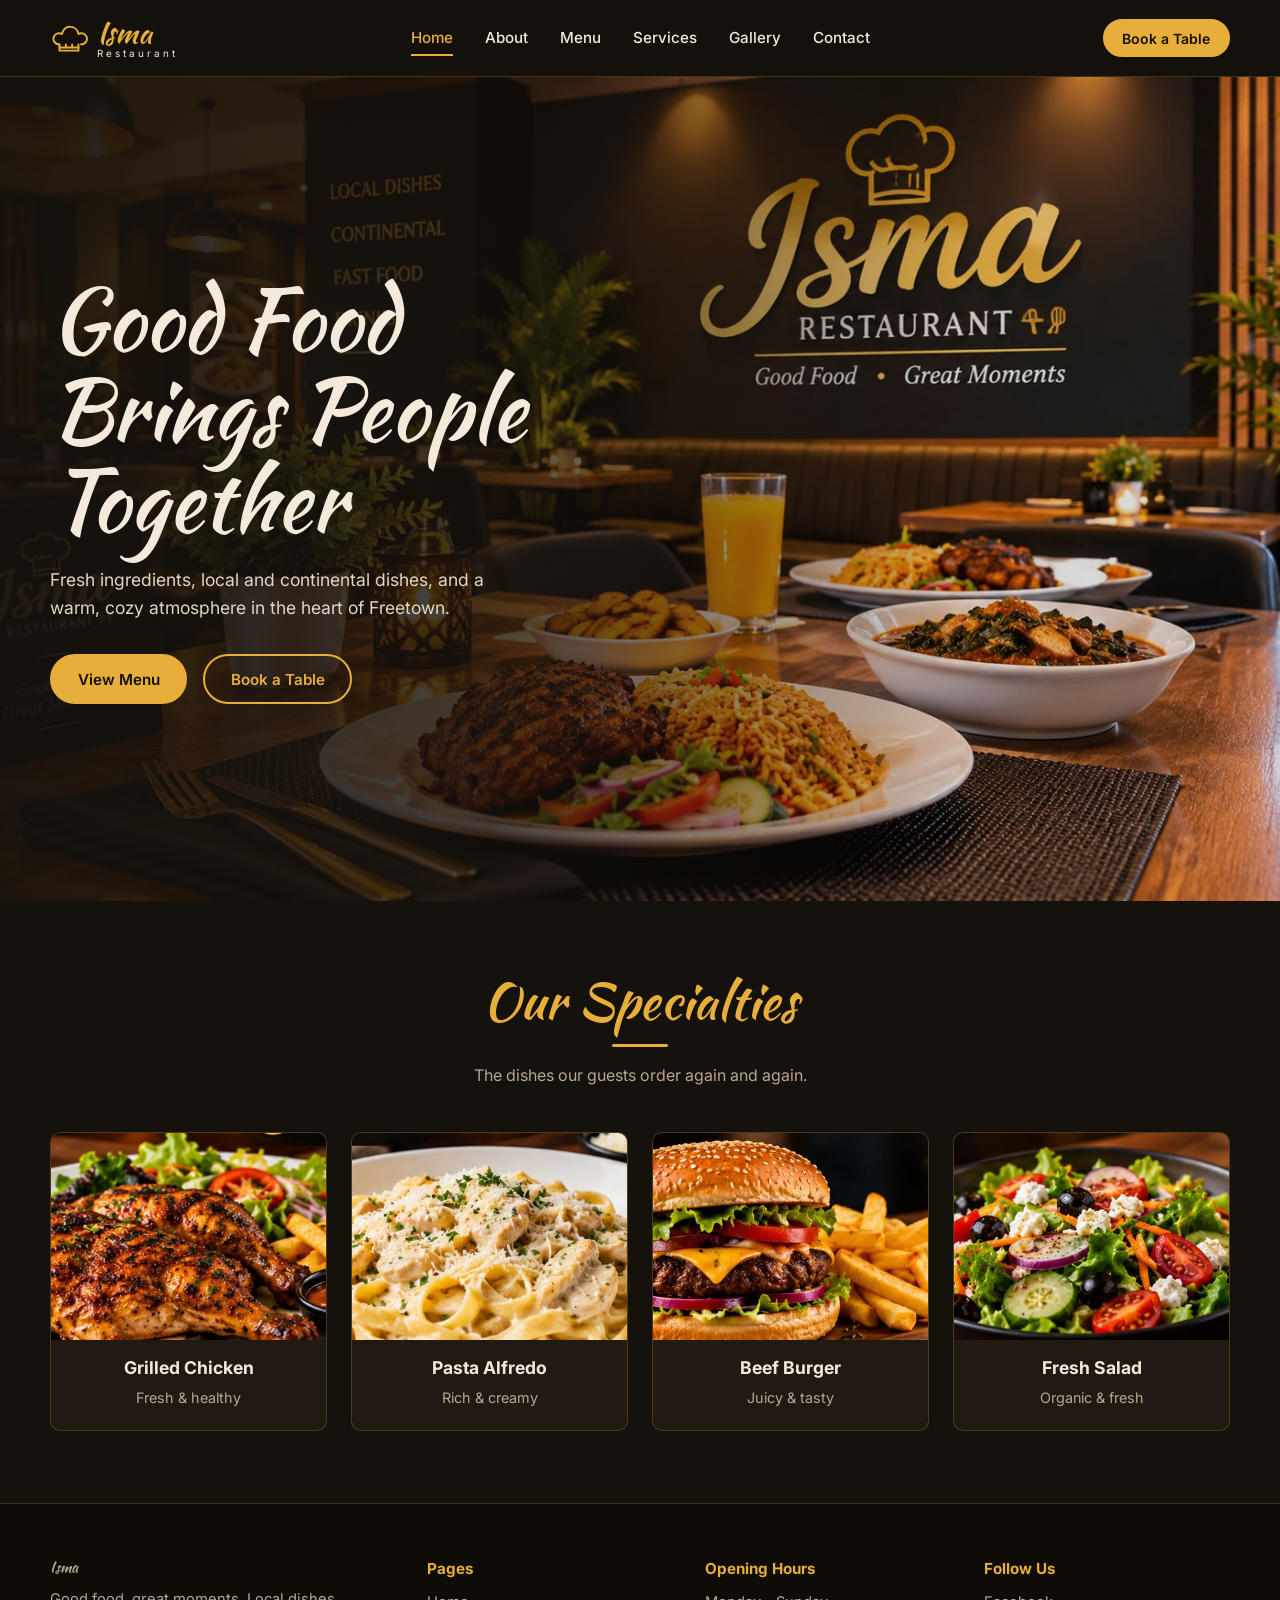
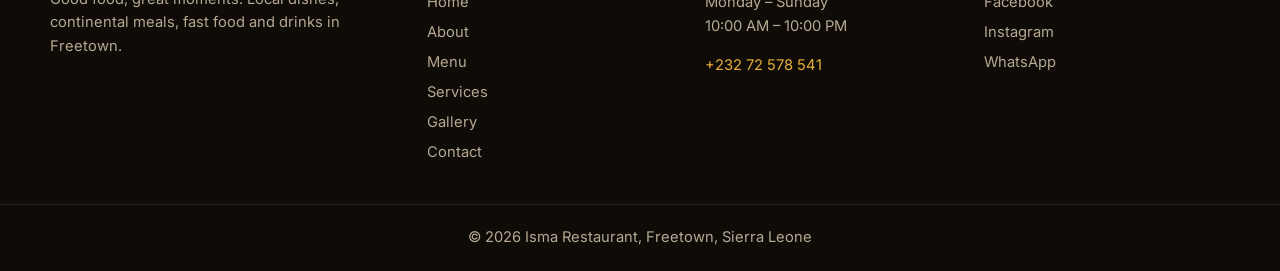
<file: index.html>
<!DOCTYPE html>
<html lang="en">
<head>
  <meta charset="UTF-8">
  <meta name="viewport" content="width=device-width, initial-scale=1">
  <title>Isma Restaurant | Good Food, Great Moments | Freetown</title>
  <meta name="description" content="Isma Restaurant in Freetown, Sierra Leone. View our menu and prices, explore our services and book a table online.">
  <link rel="preconnect" href="https://fonts.googleapis.com">
  <link rel="preconnect" href="https://fonts.gstatic.com" crossorigin>
  <link href="https://fonts.googleapis.com/css2?family=Inter:wght@400;500;600;700&family=Kaushan+Script&display=swap" rel="stylesheet">
  <link rel="stylesheet" href="style.css">
</head>
<body>
  <header class="site-header">
    <div class="container header-inner">
      <a href="index.html" class="logo" aria-label="Isma Restaurant home">
        <svg class="logo-hat" viewBox="0 0 48 40" aria-hidden="true">
          <path d="M12 28c-6 0-9-5-7-10 2-4 7-5 10-3 1-6 6-10 11-9 5 0 9 4 10 9 3-2 8-1 10 3 2 5-1 10-7 10"/>
          <path d="M12 28v8h24v-8"/><path d="M12 32h24"/><path d="M20 28v4M28 28v4"/>
        </svg>
        <span class="logo-text"><span class="logo-name">Isma</span><span class="logo-sub">Restaurant</span></span>
      </a>

      <!-- Mobile menu: a hidden checkbox opens and closes the menu (no JavaScript) -->
      <input type="checkbox" id="nav-check" class="nav-check">
      <nav class="main-nav" aria-label="Main">
        <ul>
          <li><a href="index.html" class="active" aria-current="page">Home</a></li>
          <li><a href="about.html">About</a></li>
          <li><a href="menu.html">Menu</a></li>
          <li><a href="services.html">Services</a></li>
          <li><a href="gallery.html">Gallery</a></li>
          <li><a href="contact.html">Contact</a></li>
        </ul>
      </nav>

      <div class="header-actions">
        <a href="#book" class="btn btn-gold btn-small">Book a Table</a>
        <label for="nav-check" class="nav-toggle" aria-label="Open or close menu"><span></span><span></span><span></span></label>
      </div>
    </div>
  </header>

  <main>

    <section class="hero">
      <img src="images/hero-restaurant.jpg" alt="Isma Restaurant dining room with grilled chicken, jollof rice and fresh orange juice" class="hero-img">
      <div class="container hero-content">
        <h1 class="hero-title">Good Food<br>Brings People Together</h1>
        <p class="hero-text">Fresh ingredients, local and continental dishes, and a warm, cozy atmosphere in the heart of Freetown.</p>
        <div class="hero-buttons">
          <a href="menu.html" class="btn btn-gold">View Menu</a>
          <a href="#book" class="btn btn-outline">Book a Table</a>
        </div>
      </div>
    </section>

    <section class="section container">
      <div class="section-head">
        <h2 class="script-title">Our Specialties</h2>
        <p>The dishes our guests order again and again.</p>
      </div>
      <div class="specialties">
        <a href="menu.html" class="special-card">
          <img src="images/special-grilled-chicken.jpg" alt="Grilled chicken with fries, salad and dipping sauce">
          <div class="special-body"><h3>Grilled Chicken</h3><p>Fresh &amp; healthy</p></div>
        </a>
        <a href="menu.html" class="special-card">
          <img src="images/special-pasta-alfredo.jpg" alt="Creamy fettuccine Alfredo with chicken and parmesan">
          <div class="special-body"><h3>Pasta Alfredo</h3><p>Rich &amp; creamy</p></div>
        </a>
        <a href="menu.html" class="special-card">
          <img src="images/special-beef-burger.jpg" alt="Beef burger with cheddar, lettuce and tomato, served with fries">
          <div class="special-body"><h3>Beef Burger</h3><p>Juicy &amp; tasty</p></div>
        </a>
        <a href="menu.html" class="special-card">
          <img src="images/special-fresh-salad.jpg" alt="Fresh salad with tomatoes, cucumber, olives and feta">
          <div class="special-body"><h3>Fresh Salad</h3><p>Organic &amp; fresh</p></div>
        </a>
      </div>
    </section>
  </main>

  <footer class="site-footer">
    <div class="container footer-grid">
      <div>
        <p class="footer-logo">Isma</p>
        <p>Good food, great moments. Local dishes, continental meals, fast food and drinks in Freetown.</p>
      </div>
      <div>
        <h4>Pages</h4>
        <ul>
          <li><a href="index.html">Home</a></li>
          <li><a href="about.html">About</a></li>
          <li><a href="menu.html">Menu</a></li>
          <li><a href="services.html">Services</a></li>
          <li><a href="gallery.html">Gallery</a></li>
          <li><a href="contact.html">Contact</a></li>
        </ul>
      </div>
      <div>
        <h4>Opening Hours</h4>
        <p>Monday – Sunday<br>10:00 AM – 10:00 PM</p>
        <p><a href="tel:+23272578541">+232 72 578 541</a></p>
      </div>
      <div>
        <h4>Follow Us</h4>
        <ul>
          <li><a href="#">Facebook</a></li>
          <li><a href="#">Instagram</a></li>
          <li><a href="#">WhatsApp</a></li>
        </ul>
      </div>
    </div>
    <p class="copyright">© 2026 Isma Restaurant, Freetown, Sierra Leone</p>
  </footer>

  <!-- ===== Book a Table pop-up (opens when the link goes to #book) ===== -->
  <div class="modal" id="book" role="dialog" aria-labelledby="book-title">
    <a href="#close" class="modal-backdrop" aria-label="Close" tabindex="-1"></a>
    <div class="modal-box">
      <a href="#close" class="modal-close" aria-label="Close">×</a>
      <h2 class="script-title" id="book-title">Book a Table</h2>
      <p class="modal-sub">Reserve your table in under a minute.</p>
      <form action="#booked" method="get">
        <div class="field">
          <label for="b-name">Full name</label>
          <input id="b-name" name="name" type="text" autocomplete="name" required>
        </div>
        <div class="field">
          <label for="b-phone">Phone number</label>
          <input id="b-phone" name="phone" type="tel" autocomplete="tel" placeholder="+232 76 000 000" pattern="[+0-9 ]{8,16}" title="Digits only, e.g. +232 76 000 000" required>
        </div>
        <div class="field-row">
          <div class="field">
            <label for="b-date">Date</label>
            <input id="b-date" name="date" type="date" required>
          </div>
          <div class="field">
            <label for="b-time">Time <span class="optional">(10 AM – 9:30 PM)</span></label>
            <input id="b-time" name="time" type="time" min="10:00" max="21:30" required>
          </div>
        </div>
        <div class="field">
          <label for="b-guests">Number of guests</label>
          <select id="b-guests" name="guests">
            <option>1 guest</option>
            <option selected>2 guests</option>
            <option>3 guests</option>
            <option>4 guests</option>
            <option>5 guests</option>
            <option>6 guests</option>
            <option>7–10 guests</option>
            <option>More than 10 guests</option>
          </select>
        </div>
        <div class="field">
          <label for="b-note">Special request <span class="optional">(optional)</span></label>
          <textarea id="b-note" name="note" rows="2" placeholder="Birthday, high chair, window seat…"></textarea>
        </div>
        <button type="submit" class="btn btn-gold btn-block">Reserve Table</button>
      </form>
    </div>
  </div>

  <!-- ===== Booking confirmation (shown after Reserve Table) ===== -->
  <div class="modal" id="booked" role="dialog" aria-labelledby="booked-title">
    <a href="#close" class="modal-backdrop" aria-label="Close" tabindex="-1"></a>
    <div class="modal-box confirm">
      <span class="confirm-icon" aria-hidden="true">✓</span>
      <h2 id="booked-title">Table reserved</h2>
      <p>Thank you! We’ll call you shortly to confirm your booking. See you soon!</p>
      <a href="#close" class="btn btn-gold">Done</a>
    </div>
  </div>

</body>
</html>
</file>
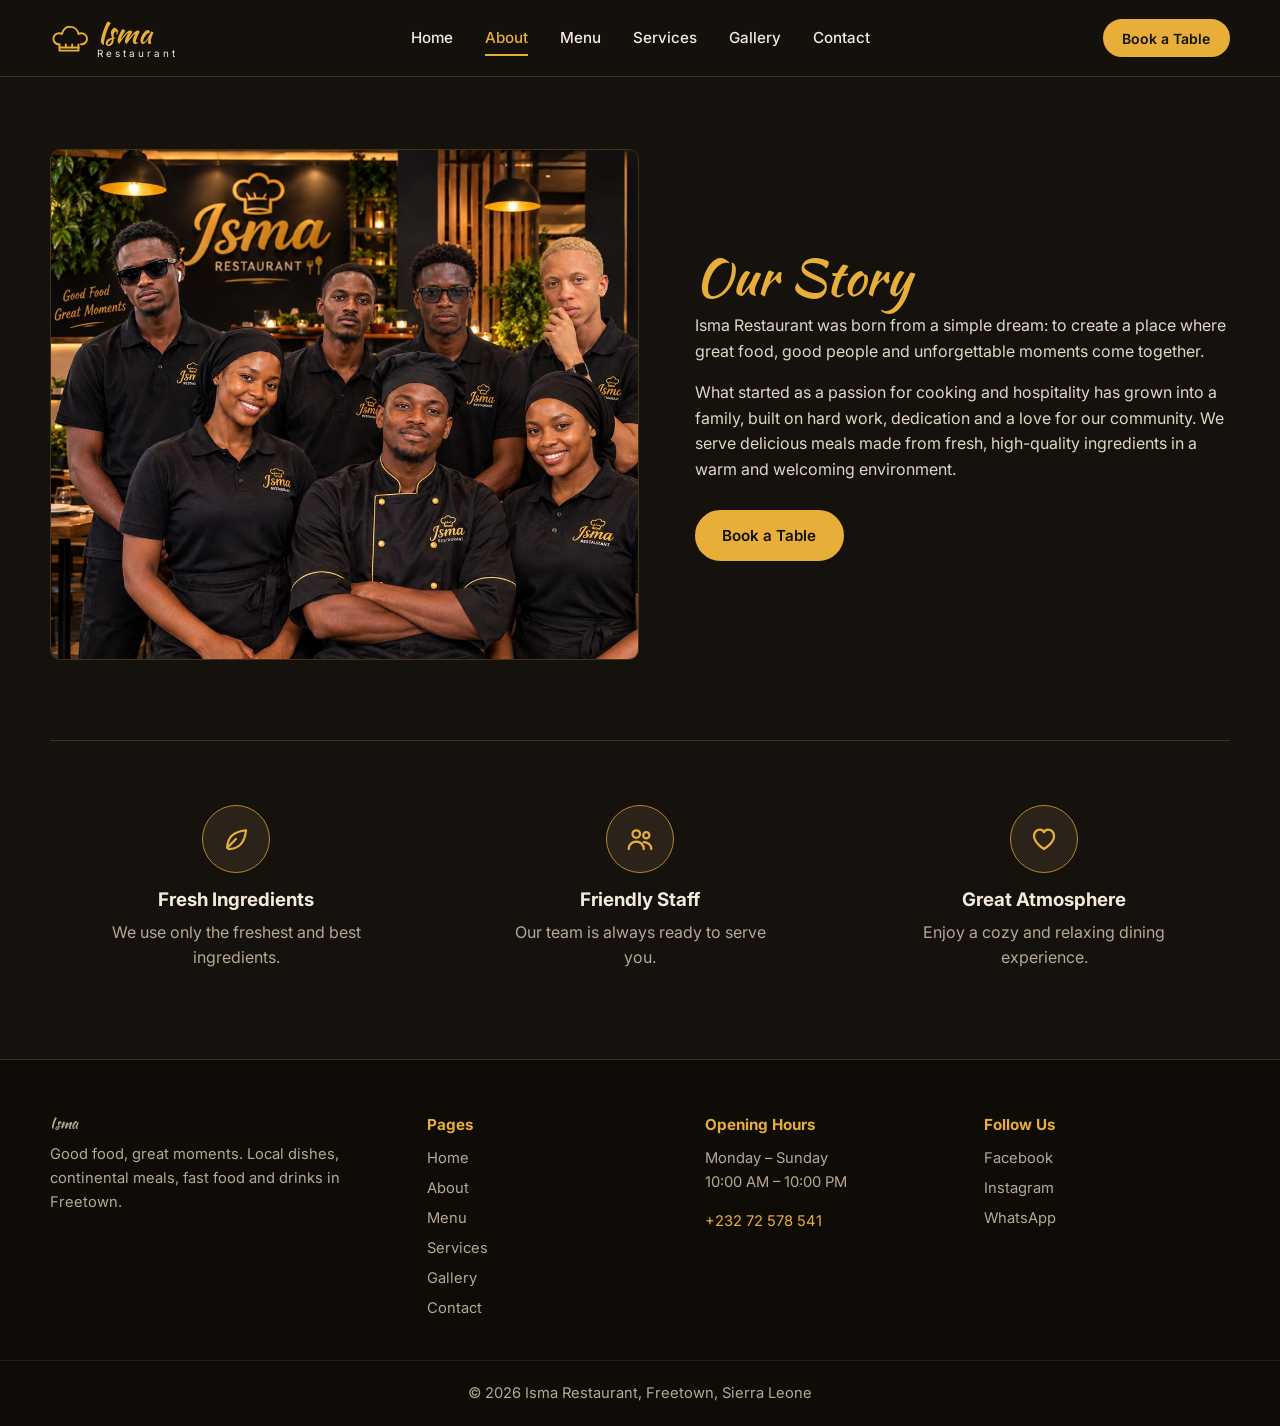
<file: about.html>
<!DOCTYPE html>
<html lang="en">
<head>
  <meta charset="UTF-8">
  <meta name="viewport" content="width=device-width, initial-scale=1">
  <title>About Us | Isma Restaurant, Freetown</title>
  <meta name="description" content="The story of Isma Restaurant and the values behind our food.">
  <link rel="preconnect" href="https://fonts.googleapis.com">
  <link rel="preconnect" href="https://fonts.gstatic.com" crossorigin>
  <link href="https://fonts.googleapis.com/css2?family=Inter:wght@400;500;600;700&family=Kaushan+Script&display=swap" rel="stylesheet">
  <link rel="stylesheet" href="style.css">
</head>
<body>
  <header class="site-header">
    <div class="container header-inner">
      <a href="index.html" class="logo" aria-label="Isma Restaurant home">
        <svg class="logo-hat" viewBox="0 0 48 40" aria-hidden="true">
          <path d="M12 28c-6 0-9-5-7-10 2-4 7-5 10-3 1-6 6-10 11-9 5 0 9 4 10 9 3-2 8-1 10 3 2 5-1 10-7 10"/>
          <path d="M12 28v8h24v-8"/><path d="M12 32h24"/><path d="M20 28v4M28 28v4"/>
        </svg>
        <span class="logo-text"><span class="logo-name">Isma</span><span class="logo-sub">Restaurant</span></span>
      </a>

      <!-- Mobile menu: a hidden checkbox opens and closes the menu (no JavaScript) -->
      <input type="checkbox" id="nav-check" class="nav-check">
      <nav class="main-nav" aria-label="Main">
        <ul>
          <li><a href="index.html">Home</a></li>
          <li><a href="about.html" class="active" aria-current="page">About</a></li>
          <li><a href="menu.html">Menu</a></li>
          <li><a href="services.html">Services</a></li>
          <li><a href="gallery.html">Gallery</a></li>
          <li><a href="contact.html">Contact</a></li>
        </ul>
      </nav>

      <div class="header-actions">
        <a href="#book" class="btn btn-gold btn-small">Book a Table</a>
        <label for="nav-check" class="nav-toggle" aria-label="Open or close menu"><span></span><span></span><span></span></label>
      </div>
    </div>
  </header>

  <main>

    <section class="section container">
      <div class="story">
        <img src="images/about-team.jpg" alt="The Isma Restaurant team: chef, kitchen staff and waiters in black uniforms" class="story-img">
        <div class="story-text">
          <h1 class="script-title">Our Story</h1>
          <p>Isma Restaurant was born from a simple dream: to create a place where great food, good people and unforgettable moments come together.</p>
          <p>What started as a passion for cooking and hospitality has grown into a family, built on hard work, dedication and a love for our community. We serve delicious meals made from fresh, high-quality ingredients in a warm and welcoming environment.</p>
          <a href="#book" class="btn btn-gold">Book a Table</a>
        </div>
      </div>

      <div class="values">
        <div class="value">
          <span class="icon-circle"><svg viewBox="0 0 24 24" aria-hidden="true"><path d="M5 19c0-8 5-13 15-14-1 10-6 15-14 15"/><path d="M5 19l7-7"/></svg></span>
          <h3>Fresh Ingredients</h3>
          <p>We use only the freshest and best ingredients.</p>
        </div>
        <div class="value">
          <span class="icon-circle"><svg viewBox="0 0 24 24" aria-hidden="true"><circle cx="9" cy="8" r="3"/><circle cx="17" cy="9" r="2.5"/><path d="M3 20c0-3.5 2.7-6 6-6s6 2.5 6 6"/><path d="M15 14.5c3 0 6 2 6 5.5"/></svg></span>
          <h3>Friendly Staff</h3>
          <p>Our team is always ready to serve you.</p>
        </div>
        <div class="value">
          <span class="icon-circle"><svg viewBox="0 0 24 24" aria-hidden="true"><path d="M12 20s-8-4.7-8-10.5C4 6.5 6.2 4.5 8.7 4.5c1.5 0 2.7.8 3.3 2 .6-1.2 1.8-2 3.3-2 2.5 0 4.7 2 4.7 5C20 15.3 12 20 12 20z"/></svg></span>
          <h3>Great Atmosphere</h3>
          <p>Enjoy a cozy and relaxing dining experience.</p>
        </div>
      </div>
    </section>
  </main>

  <footer class="site-footer">
    <div class="container footer-grid">
      <div>
        <p class="footer-logo">Isma</p>
        <p>Good food, great moments. Local dishes, continental meals, fast food and drinks in Freetown.</p>
      </div>
      <div>
        <h4>Pages</h4>
        <ul>
          <li><a href="index.html">Home</a></li>
          <li><a href="about.html">About</a></li>
          <li><a href="menu.html">Menu</a></li>
          <li><a href="services.html">Services</a></li>
          <li><a href="gallery.html">Gallery</a></li>
          <li><a href="contact.html">Contact</a></li>
        </ul>
      </div>
      <div>
        <h4>Opening Hours</h4>
        <p>Monday – Sunday<br>10:00 AM – 10:00 PM</p>
        <p><a href="tel:+23272578541">+232 72 578 541</a></p>
      </div>
      <div>
        <h4>Follow Us</h4>
        <ul>
          <li><a href="#">Facebook</a></li>
          <li><a href="#">Instagram</a></li>
          <li><a href="#">WhatsApp</a></li>
        </ul>
      </div>
    </div>
    <p class="copyright">© 2026 Isma Restaurant, Freetown, Sierra Leone</p>
  </footer>

  <!-- ===== Book a Table pop-up (opens when the link goes to #book) ===== -->
  <div class="modal" id="book" role="dialog" aria-labelledby="book-title">
    <a href="#close" class="modal-backdrop" aria-label="Close" tabindex="-1"></a>
    <div class="modal-box">
      <a href="#close" class="modal-close" aria-label="Close">×</a>
      <h2 class="script-title" id="book-title">Book a Table</h2>
      <p class="modal-sub">Reserve your table in under a minute.</p>
      <form action="#booked" method="get">
        <div class="field">
          <label for="b-name">Full name</label>
          <input id="b-name" name="name" type="text" autocomplete="name" required>
        </div>
        <div class="field">
          <label for="b-phone">Phone number</label>
          <input id="b-phone" name="phone" type="tel" autocomplete="tel" placeholder="+232 76 000 000" pattern="[+0-9 ]{8,16}" title="Digits only, e.g. +232 76 000 000" required>
        </div>
        <div class="field-row">
          <div class="field">
            <label for="b-date">Date</label>
            <input id="b-date" name="date" type="date" required>
          </div>
          <div class="field">
            <label for="b-time">Time <span class="optional">(10 AM – 9:30 PM)</span></label>
            <input id="b-time" name="time" type="time" min="10:00" max="21:30" required>
          </div>
        </div>
        <div class="field">
          <label for="b-guests">Number of guests</label>
          <select id="b-guests" name="guests">
            <option>1 guest</option>
            <option selected>2 guests</option>
            <option>3 guests</option>
            <option>4 guests</option>
            <option>5 guests</option>
            <option>6 guests</option>
            <option>7–10 guests</option>
            <option>More than 10 guests</option>
          </select>
        </div>
        <div class="field">
          <label for="b-note">Special request <span class="optional">(optional)</span></label>
          <textarea id="b-note" name="note" rows="2" placeholder="Birthday, high chair, window seat…"></textarea>
        </div>
        <button type="submit" class="btn btn-gold btn-block">Reserve Table</button>
      </form>
    </div>
  </div>

  <!-- ===== Booking confirmation (shown after Reserve Table) ===== -->
  <div class="modal" id="booked" role="dialog" aria-labelledby="booked-title">
    <a href="#close" class="modal-backdrop" aria-label="Close" tabindex="-1"></a>
    <div class="modal-box confirm">
      <span class="confirm-icon" aria-hidden="true">✓</span>
      <h2 id="booked-title">Table reserved</h2>
      <p>Thank you! We’ll call you shortly to confirm your booking. See you soon!</p>
      <a href="#close" class="btn btn-gold">Done</a>
    </div>
  </div>

</body>
</html>
</file>
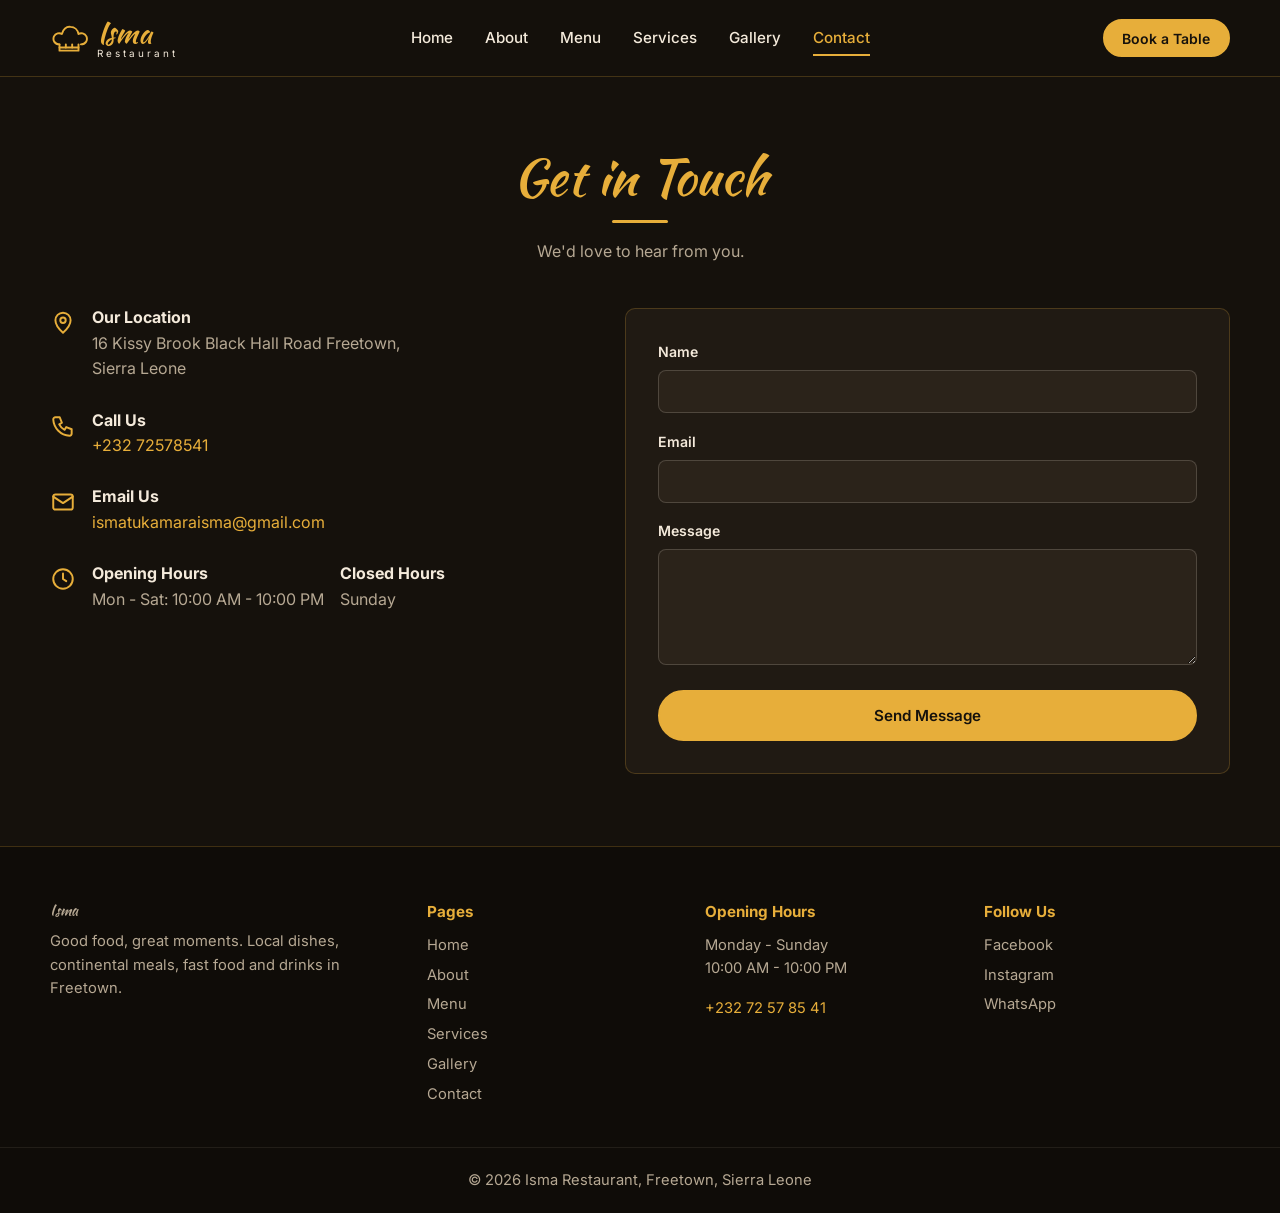
<file: contact.html>
<!DOCTYPE html>
<html lang="en">
<head>
  <meta charset="UTF-8">
  <meta name="viewport" content="width=device-width, initial-scale=1">
  <title>Contact | Isma Restaurant, Freetown</title>
  <meta name="description" content="Location, phone, email and opening hours for Isma Restaurant, plus a contact form.">
  <link rel="preconnect" href="https://fonts.googleapis.com">
  <link rel="preconnect" href="https://fonts.gstatic.com" crossorigin>
  <link href="https://fonts.googleapis.com/css2?family=Inter:wght@400;500;600;700&family=Kaushan+Script&display=swap" rel="stylesheet">
  <link rel="stylesheet" href="style.css">
</head>
<body>
  <header class="site-header">
    <div class="container header-inner">
      <a href="index.html" class="logo" aria-label="Isma Restaurant home">
        <svg class="logo-hat" viewBox="0 0 48 40" aria-hidden="true">
          <path d="M12 28c-6 0-9-5-7-10 2-4 7-5 10-3 1-6 6-10 11-9 5 0 9 4 10 9 3-2 8-1 10 3 2 5-1 10-7 10"/>
          <path d="M12 28v8h24v-8"/><path d="M12 32h24"/><path d="M20 28v4M28 28v4"/>
        </svg>
        <span class="logo-text"><span class="logo-name">Isma</span><span class="logo-sub">Restaurant</span></span>
      </a>

      <!-- Mobile menu: a hidden checkbox opens and closes the menu (no JavaScript) -->
      <input type="checkbox" id="nav-check" class="nav-check">
      <nav class="main-nav" aria-label="Main">
        <ul>
          <li><a href="index.html">Home</a></li>
          <li><a href="about.html">About</a></li>
          <li><a href="menu.html">Menu</a></li>
          <li><a href="services.html">Services</a></li>
          <li><a href="gallery.html">Gallery</a></li>
          <li><a href="contact.html" class="active" aria-current="page">Contact</a></li>
        </ul>
      </nav>

      <div class="header-actions">
        <a href="#book" class="btn btn-gold btn-small">Book a Table</a>
        <label for="nav-check" class="nav-toggle" aria-label="Open or close menu"><span></span><span></span><span></span></label>
      </div>
    </div>
  </header>

  <main>

    <section class="section container">
      <div class="section-head">
        <h1 class="script-title">Get in Touch</h1>
        <p>We'd love to hear from you.</p>
      </div>

      <div class="contact">
        <ul class="contact-info">
          <li>
            <svg viewBox="0 0 24 24" aria-hidden="true"><path d="M12 21s-7-6.2-7-11.5A7 7 0 0119 9.5C19 14.8 12 21 12 21z"/><circle cx="12" cy="9.5" r="2.5"/></svg>
            <div><h3>Our Location</h3><p>16 Kissy Brook Black Hall Road Freetown, <br>Sierra Leone</p></div>
          </li>
          <li>
            <svg viewBox="0 0 24 24" aria-hidden="true"><path d="M5 4h4l2 5-2.5 1.5a11 11 0 005 5L15 13l5 2v4a2 2 0 01-2 2A16 16 0 013 6a2 2 0 012-2"/></svg>
            <div><h3>Call Us</h3><p><a href="tel:+23272578541">+232 72578541</a></p></div>
          </li>
          <li>
            <svg viewBox="0 0 24 24" aria-hidden="true"><rect x="3" y="5" width="18" height="14" rx="2"/><path d="M3 7l9 6 9-6"/></svg>
            <div><h3>Email Us</h3><p><a href="mailto:ismatukamaraisma@gmail.com">ismatukamaraisma@gmail.com</a></p></div>
          </li>
          <li>
            <svg viewBox="0 0 24 24" aria-hidden="true"><circle cx="12" cy="12" r="9"/><path d="M12 7v5l3 2"/></svg>
            <div><h3>Opening Hours</h3><p>Mon - Sat: 10:00 AM - 10:00 PM </p></div>
            <div><h3> Closed Hours</h3><p> Sunday</p></div>
          </li>
        </ul>

        <form class="form-card" action="#sent" method="get">
          <div class="field">
            <label for="c-name">Name</label>
            <input id="c-name" name="name" type="text" autocomplete="name" required>
          </div>
          <div class="field">
            <label for="c-email">Email</label>
            <input id="c-email" name="email" type="email" autocomplete="email" required>
          </div>
          <div class="field">
            <label for="c-message">Message</label>
            <textarea id="c-message" name="message" rows="5" required></textarea>
          </div>
          <button type="submit" class="btn btn-gold btn-block">Send Message</button>
        </form>
      </div>
    </section>

    <!-- Message sent confirmation (shown after Send Message) -->
    <div class="modal" id="sent" role="dialog" aria-labelledby="sent-title">
      <a href="#close" class="modal-backdrop" aria-label="Close" tabindex="-1"></a>
      <div class="modal-box confirm">
        <span class="confirm-icon" aria-hidden="true"></span>
        <h2 id="sent-title">Message sent</h2>
        <p>Thank you for contacting Isma. We'll reply to your email within 24 hours.</p>
        <a href="#close" class="btn btn-gold">Done</a>
      </div>
    </div>
  </main>

  <footer class="site-footer">
    <div class="container footer-grid">
      <div>
        <p class="footer-logo">Isma</p>
        <p>Good food, great moments. Local dishes, continental meals, fast food and drinks in Freetown.</p>
      </div>
      <div>
        <h4>Pages</h4>
        <ul>
          <li><a href="index.html">Home</a></li>
          <li><a href="about.html">About</a></li>
          <li><a href="menu.html">Menu</a></li>
          <li><a href="services.html">Services</a></li>
          <li><a href="gallery.html">Gallery</a></li>
          <li><a href="contact.html">Contact</a></li>
        </ul>
      </div>
      <div>
        <h4>Opening Hours</h4>
        <p>Monday - Sunday<br>10:00 AM - 10:00 PM</p>
        <p><a href="tel:+23272578541">+232 72 57 85 41</a></p>
      </div>
      <div>
        <h4>Follow Us</h4>
        <ul>
          <li><a href="#">Facebook</a></li>
          <li><a href="#">Instagram</a></li>
          <li><a href="#">WhatsApp</a></li>
        </ul>
      </div>
    </div>
    <p class="copyright">© 2026 Isma Restaurant, Freetown, Sierra Leone</p>
  </footer>

  <!-- Book a Table pop-up (opens when the link goes to #book)  ------->
  <div class="modal" id="book" role="dialog" aria-labelledby="book-title">
    <a href="#close" class="modal-backdrop" aria-label="Close" tabindex="-1"></a>
    <div class="modal-box">
      <a href="#close" class="modal-close" aria-label="Close">×</a>
      <h2 class="script-title" id="book-title">Book a Table</h2>
      <p class="modal-sub">Reserve your table in under a minute.</p>
      <form action="#booked" method="get">
        <div class="field">
          <label for="b-name">Full name</label>
          <input id="b-name" name="name" type="text" autocomplete="name" required>
        </div>
        <div class="field">
          <label for="b-phone">Phone number</label>
          <input id="b-phone" name="phone" type="tel" autocomplete="tel" placeholder="+232 76 000 000" pattern="[+0-9 ]{8,16}" title="Digits only, e.g. +232 76 000 000" required>
        </div>
        <div class="field-row">
          <div class="field">
            <label for="b-date">Date</label>
            <input id="b-date" name="date" type="date" required>
          </div>
          <div class="field">
            <label for="b-time">Time <span class="optional">(10 AM - 9:30 PM)</span></label>
            <input id="b-time" name="time" type="time" min="10:00" max="21:30" required>
          </div>
        </div>
        <div class="field">
          <label for="b-guests">Number of guests</label>
          <select id="b-guests" name="guests">
            <option>1 guest</option>
            <option selected>2 guests</option>
            <option>3 guests</option>
            <option>4 guests</option>
            <option>5 guests</option>
            <option>6 guests</option>
            <option>7-10 guests</option>
            <option>More than 10 guests</option>
          </select>
        </div>
        <div class="field">
          <label for="b-note">Special request <span class="optional">(optional)</span></label>
          <textarea id="b-note" name="note" rows="2" placeholder="Birthday, high chair, window seat…"></textarea>
        </div>
        <button type="submit" class="btn btn-gold btn-block">Reserve Table</button>
      </form>
    </div>
  </div>

  <!----- Booking confirmation (shown after Reserve Table)  -->
  <div class="modal" id="booked" role="dialog" aria-labelledby="booked-title">
    <a href="#close" class="modal-backdrop" aria-label="Close" tabindex="-1"></a>
    <div class="modal-box confirm">
      <span class="confirm-icon" aria-hidden="true">✓</span>
      <h2 id="booked-title">Table reserved</h2>
      <p>Thank you! We'll call you shortly to confirm your booking. See you soon!</p>
      <a href="#close" class="btn btn-gold">Done</a>
    </div>
  </div>

</body>
</html>
</file>
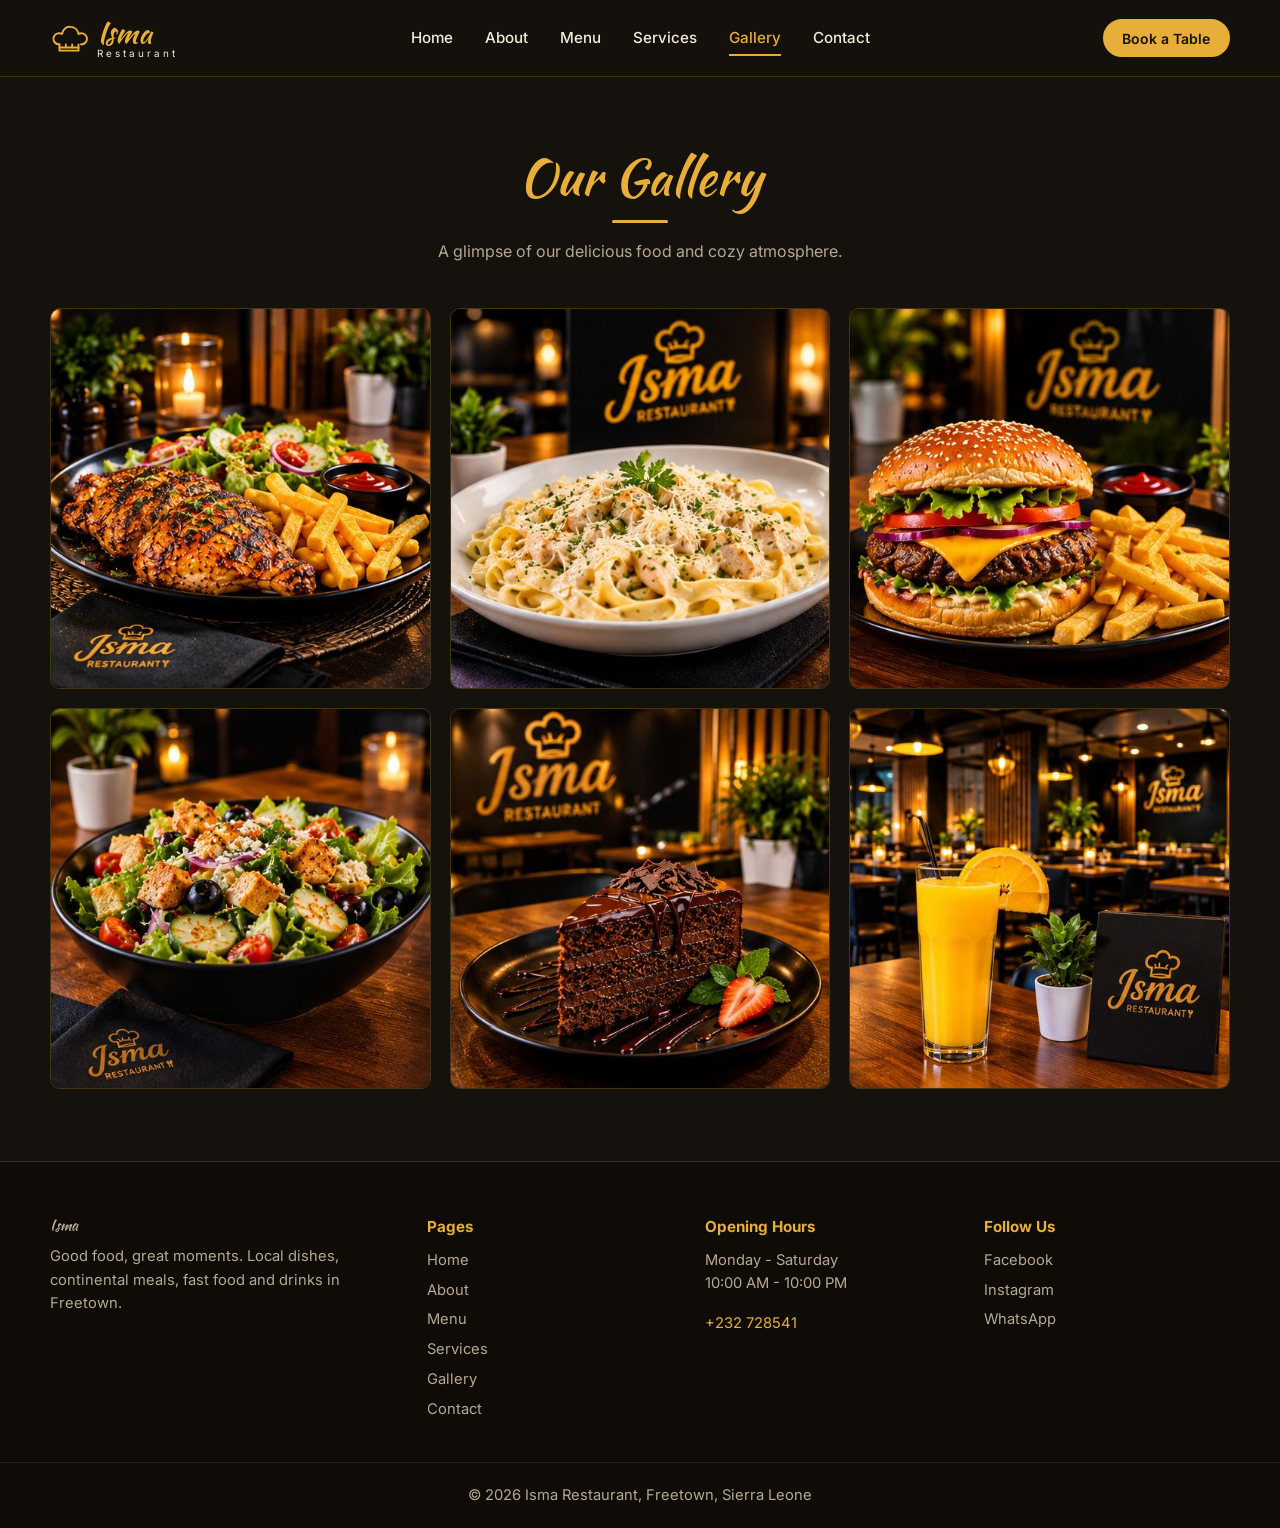
<file: gallery.html>
<!DOCTYPE html>
<html lang="en">
<head>
  <meta charset="UTF-8">
  <meta name="viewport" content="width=device-width, initial-scale=1">
  <title>Gallery | Isma Restaurant, Freetown</title>
  <meta name="description" content="Photos of the food and dining room at Isma Restaurant.">
  <link rel="preconnect" href="https://fonts.googleapis.com">
  <link rel="preconnect" href="https://fonts.gstatic.com" crossorigin>
  <link href="https://fonts.googleapis.com/css2?family=Inter:wght@400;500;600;700&family=Kaushan+Script&display=swap" rel="stylesheet">
  <link rel="stylesheet" href="style.css">
</head>
<body>
  <header class="site-header">
    <div class="container header-inner">
      <a href="index.html" class="logo" aria-label="Isma Restaurant home">
        <svg class="logo-hat" viewBox="0 0 48 40" aria-hidden="true">
          <path d="M12 28c-6 0-9-5-7-10 2-4 7-5 10-3 1-6 6-10 11-9 5 0 9 4 10 9 3-2 8-1 10 3 2 5-1 10-7 10"/>
          <path d="M12 28v8h24v-8"/><path d="M12 32h24"/><path d="M20 28v4M28 28v4"/>
        </svg>
        <span class="logo-text"><span class="logo-name">Isma</span><span class="logo-sub">Restaurant</span></span>
      </a>

      <!-- Mobile menu: a hidden checkbox opens and closes the menu -->
      <input type="checkbox" id="nav-check" class="nav-check">
      <nav class="main-nav" aria-label="Main">
        <ul>
          <li><a href="index.html">Home</a></li>
          <li><a href="about.html">About</a></li>
          <li><a href="menu.html">Menu</a></li>
          <li><a href="services.html">Services</a></li>
          <li><a href="gallery.html" class="active" aria-current="page">Gallery</a></li>
          <li><a href="contact.html">Contact</a></li>
        </ul>
      </nav>

      <div class="header-actions">
        <a href="#book" class="btn btn-gold btn-small">Book a Table</a>
        <label for="nav-check" class="nav-toggle" aria-label="Open or close menu"><span></span><span></span><span></span></label>
      </div>
    </div>
  </header>

  <main>

    <section class="section container">
      <div class="section-head">
        <h1 class="script-title">Our Gallery</h1>
        <p>A glimpse of our delicious food and cozy atmosphere.</p>
      </div>
      <div class="gallery">
        <a href="#photo-1" class="gallery-item"><img src="images/gallery-1.jpg" alt="Grilled chicken with fries and salad by candlelight"></a>
        <a href="#photo-2" class="gallery-item"><img src="images/gallery-2.jpg" alt="Pasta Alfredo in front of the Isma sign"></a>
        <a href="#photo-3" class="gallery-item"><img src="images/gallery-3.jpg" alt="Cheeseburger with fries"></a>
        <a href="#photo-4" class="gallery-item"><img src="images/gallery-4.jpg" alt="Salad bowl with croutons, olives and tomatoes"></a>
        <a href="#photo-5" class="gallery-item"><img src="images/gallery-5.jpg" alt="Chocolate cake with a strawberry"></a>
        <a href="#photo-6" class="gallery-item"><img src="images/gallery-6.jpg" alt="Orange juice on a table in the Isma dining room"></a>
      </div>
    </section>

    <!-- Lightbox: each photo opens when the link goes to #photo-1, #photo-2  ----->
    <div class="lightbox" id="photo-1">
      <a href="#close" class="modal-backdrop" aria-label="Close" tabindex="-1"></a>
      <img src="images/gallery-1.jpg" alt="Grilled chicken with fries and salad by candlelight">
      <a href="#close" class="modal-close" aria-label="Close">×</a>
      <a href="#photo-6" class="lb-nav lb-prev" aria-label="Previous photo">‹</a>
      <a href="#photo-2" class="lb-nav lb-next" aria-label="Next photo">›</a>
    </div>
    <div class="lightbox" id="photo-2">
      <a href="#close" class="modal-backdrop" aria-label="Close" tabindex="-1"></a>
      <img src="images/gallery-2.jpg" alt="Pasta Alfredo in front of the Isma sign">
      <a href="#close" class="modal-close" aria-label="Close">×</a>
      <a href="#photo-1" class="lb-nav lb-prev" aria-label="Previous photo">‹</a>
      <a href="#photo-3" class="lb-nav lb-next" aria-label="Next photo">›</a>
    </div>
    <div class="lightbox" id="photo-3">
      <a href="#close" class="modal-backdrop" aria-label="Close" tabindex="-1"></a>
      <img src="images/gallery-3.jpg" alt="Cheeseburger with fries">
      <a href="#close" class="modal-close" aria-label="Close">×</a>
      <a href="#photo-2" class="lb-nav lb-prev" aria-label="Previous photo">‹</a>
      <a href="#photo-4" class="lb-nav lb-next" aria-label="Next photo">›</a>
    </div>
    <div class="lightbox" id="photo-4">
      <a href="#close" class="modal-backdrop" aria-label="Close" tabindex="-1"></a>
      <img src="images/gallery-4.jpg" alt="Salad bowl with croutons, olives and tomatoes">
      <a href="#close" class="modal-close" aria-label="Close">×</a>
      <a href="#photo-3" class="lb-nav lb-prev" aria-label="Previous photo">‹</a>
      <a href="#photo-5" class="lb-nav lb-next" aria-label="Next photo">›</a>
    </div>
    <div class="lightbox" id="photo-5">
      <a href="#close" class="modal-backdrop" aria-label="Close" tabindex="-1"></a>
      <img src="images/gallery-5.jpg" alt="Chocolate cake with a strawberry">
      <a href="#close" class="modal-close" aria-label="Close">×</a>
      <a href="#photo-4" class="lb-nav lb-prev" aria-label="Previous photo">‹</a>
      <a href="#photo-6" class="lb-nav lb-next" aria-label="Next photo">›</a>
    </div>
    <div class="lightbox" id="photo-6">
      <a href="#close" class="modal-backdrop" aria-label="Close" tabindex="-1"></a>
      <img src="images/gallery-6.jpg" alt="Orange juice on a table in the Isma dining room">
      <a href="#close" class="modal-close" aria-label="Close">×</a>
      <a href="#photo-5" class="lb-nav lb-prev" aria-label="Previous photo">‹</a>
      <a href="#photo-1" class="lb-nav lb-next" aria-label="Next photo">></a>
    </div>
  </main>

  <footer class="site-footer">
    <div class="container footer-grid">
      <div>
        <p class="footer-logo">Isma</p>
        <p>Good food, great moments. Local dishes, continental meals, fast food and drinks in Freetown.</p>
      </div>
      <div>
        <h4>Pages</h4>
        <ul>
          <li><a href="index.html">Home</a></li>
          <li><a href="about.html">About</a></li>
          <li><a href="menu.html">Menu</a></li>
          <li><a href="services.html">Services</a></li>
          <li><a href="gallery.html">Gallery</a></li>
          <li><a href="contact.html">Contact</a></li>
        </ul>
      </div>
      <div>
        <h4>Opening Hours</h4>
        <p>Monday - Saturday<br>10:00 AM - 10:00 PM</p>
        <p><a href="tel:+23272578541">+232 728541</a></p>
      </div>
      <div>
        <h4>Follow Us</h4>
        <ul>
          <li><a href="#">Facebook</a></li>
          <li><a href="#">Instagram</a></li>
          <li><a href="#">WhatsApp</a></li>
        </ul>
      </div>
    </div>
    <p class="copyright">© 2026 Isma Restaurant, Freetown, Sierra Leone</p>
  </footer>

  <!------ Book a Table pop-up (opens when the link goes to #book)  ------->
  <div class="modal" id="book" role="dialog" aria-labelledby="book-title">
    <a href="#close" class="modal-backdrop" aria-label="Close" tabindex="-1"></a>
    <div class="modal-box">
      <a href="#close" class="modal-close" aria-label="Close">×</a>
      <h2 class="script-title" id="book-title">Book a Table</h2>
      <p class="modal-sub">Reserve your table in under a minute.</p>
      <form action="#booked" method="get">
        <div class="field">
          <label for="b-name">Full name</label>
          <input id="b-name" name="name" type="text" autocomplete="name" required>
        </div>
        <div class="field">
          <label for="b-phone">Phone number</label>
          <input id="b-phone" name="phone" type="tel" autocomplete="tel" placeholder="+232 76 000 000" pattern="[+0-9 ]{8,16}" title="Digits only, e.g. +232 76 000 000" required>
        </div>
        <div class="field-row">
          <div class="field">
            <label for="b-date">Date</label>
            <input id="b-date" name="date" type="date" required>
          </div>
          <div class="field">
            <label for="b-time">Time <span class="optional">(10 AM - 9:30 PM)</span></label>
            <input id="b-time" name="time" type="time" min="10:00" max="21:30" required>
          </div>
        </div>
        <div class="field">
          <label for="b-guests">Number of guests</label>
          <select id="b-guests" name="guests">
            <option>1 guest</option>
            <option selected>2 guests</option>
            <option>3 guests</option>
            <option>4 guests</option>
            <option>5 guests</option>
            <option>6 guests</option>
            <option>7-10 guests</option>
            <option>More than 10 guests</option>
          </select>
        </div>
        <div class="field">
          <label for="b-note">Special request <span class="optional">(optional)</span></label>
          <textarea id="b-note" name="note" rows="2" placeholder="Birthday, high chair, window seat…"></textarea>
        </div>
        <button type="submit" class="btn btn-gold btn-block">Reserve Table</button>
      </form>
    </div>
  </div>

  <!--  Booking confirmation (shown after Reserve Table) -->
  <div class="modal" id="booked" role="dialog" aria-labelledby="booked-title">
    <a href="#close" class="modal-backdrop" aria-label="Close" tabindex="-1"></a>
    <div class="modal-box confirm">
      <span class="confirm-icon" aria-hidden="true">✓</span>
      <h2 id="booked-title">Table reserved</h2>
      <p>Thank you! We'll call you shortly to confirm your booking. See you soon!</p>
      <a href="#close" class="btn btn-gold">Done</a>
    </div>
  </div>

</body>
</html>
</file>
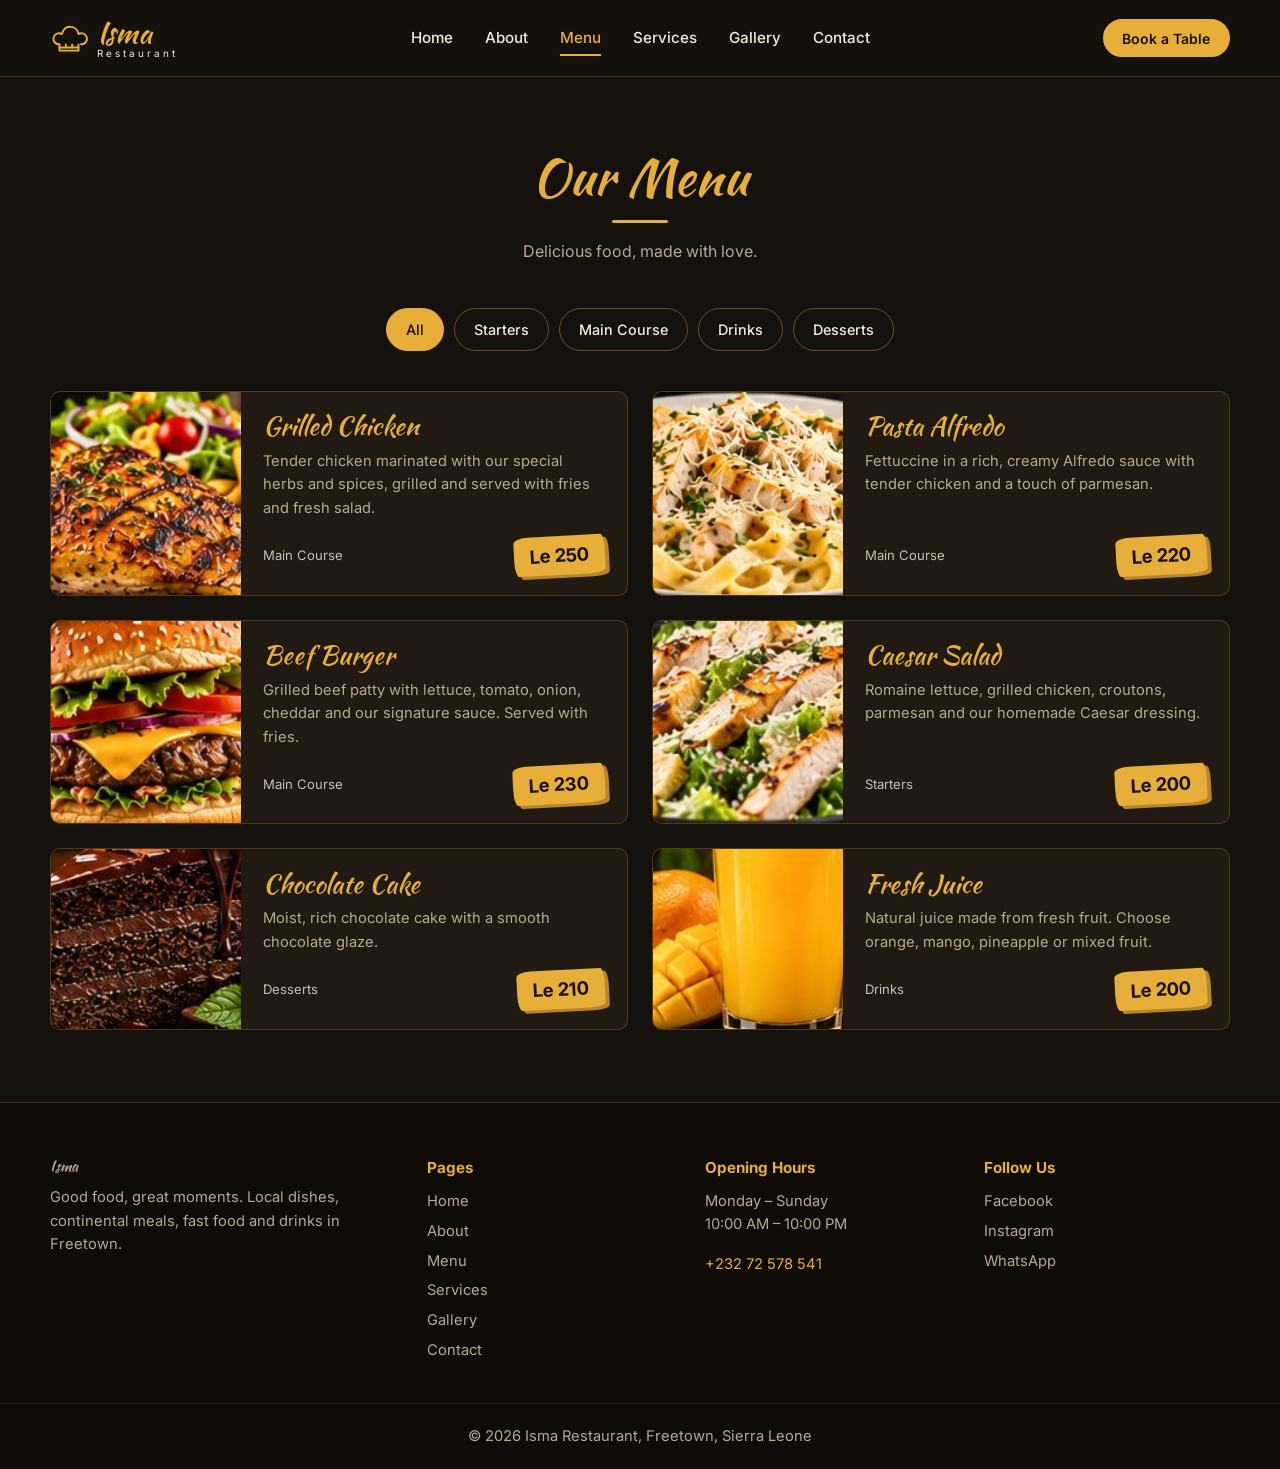
<file: menu.html>
<!DOCTYPE html>
<html lang="en">
<head>
  <meta charset="UTF-8">
  <meta name="viewport" content="width=device-width, initial-scale=1">
  <title>Menu & Prices | Isma Restaurant, Freetown</title>
  <meta name="description" content="Isma Restaurant menu with prices: starters, main courses, drinks and desserts.">
  <link rel="preconnect" href="https://fonts.googleapis.com">
  <link rel="preconnect" href="https://fonts.gstatic.com" crossorigin>
  <link href="https://fonts.googleapis.com/css2?family=Inter:wght@400;500;600;700&family=Kaushan+Script&display=swap" rel="stylesheet">
  <link rel="stylesheet" href="style.css">
</head>
<body>
  <header class="site-header">
    <div class="container header-inner">
      <a href="index.html" class="logo" aria-label="Isma Restaurant home">
        <svg class="logo-hat" viewBox="0 0 48 40" aria-hidden="true">
          <path d="M12 28c-6 0-9-5-7-10 2-4 7-5 10-3 1-6 6-10 11-9 5 0 9 4 10 9 3-2 8-1 10 3 2 5-1 10-7 10"/>
          <path d="M12 28v8h24v-8"/><path d="M12 32h24"/><path d="M20 28v4M28 28v4"/>
        </svg>
        <span class="logo-text"><span class="logo-name">Isma</span><span class="logo-sub">Restaurant</span></span>
      </a>

      <!-- Mobile menu: a hidden checkbox opens and closes the menu (no JavaScript) -->
      <input type="checkbox" id="nav-check" class="nav-check">
      <nav class="main-nav" aria-label="Main">
        <ul>
          <li><a href="index.html">Home</a></li>
          <li><a href="about.html">About</a></li>
          <li><a href="menu.html" class="active" aria-current="page">Menu</a></li>
          <li><a href="services.html">Services</a></li>
          <li><a href="gallery.html">Gallery</a></li>
          <li><a href="contact.html">Contact</a></li>
        </ul>
      </nav>

      <div class="header-actions">
        <a href="#book" class="btn btn-gold btn-small">Book a Table</a>
        <label for="nav-check" class="nav-toggle" aria-label="Open or close menu"><span></span><span></span><span></span></label>
      </div>
    </div>
  </header>

  <main>

    <section class="section container">
      <div class="section-head">
        <h1 class="script-title">Our Menu</h1>
        <p>Delicious food, made with love.</p>
      </div>

      <!-- Filter tabs: hidden radio buttons + CSS (no JavaScript) -->
      <input type="radio" name="category" id="f-all" class="filter-radio" checked>
      <input type="radio" name="category" id="f-starters" class="filter-radio">
      <input type="radio" name="category" id="f-main" class="filter-radio">
      <input type="radio" name="category" id="f-drinks" class="filter-radio">
      <input type="radio" name="category" id="f-desserts" class="filter-radio">

      <div class="filters">
        <label for="f-all">All</label>
        <label for="f-starters">Starters</label>
        <label for="f-main">Main Course</label>
        <label for="f-drinks">Drinks</label>
        <label for="f-desserts">Desserts</label>
      </div>

      <div class="menu-grid">
        <article class="menu-item" data-cat="main">
          <img src="images/menu-grilled-chicken.jpg" alt="Grilled chicken with fries and salad">
          <div class="menu-body">
            <h3>Grilled Chicken</h3>
            <p>Tender chicken marinated with our special herbs and spices, grilled and served with fries and fresh salad.</p>
            <div class="menu-foot"><span class="menu-cat">Main Course</span><span class="price">Le 250</span></div>
          </div>
        </article>
        <article class="menu-item" data-cat="main">
          <img src="images/menu-pasta-alfredo.jpg" alt="Fettuccine Alfredo with chicken">
          <div class="menu-body">
            <h3>Pasta Alfredo</h3>
            <p>Fettuccine in a rich, creamy Alfredo sauce with tender chicken and a touch of parmesan.</p>
            <div class="menu-foot"><span class="menu-cat">Main Course</span><span class="price">Le 220</span></div>
          </div>
        </article>
        <article class="menu-item" data-cat="main">
          <img src="images/menu-beef-burger.jpg" alt="Beef burger with cheddar and fries">
          <div class="menu-body">
            <h3>Beef Burger</h3>
            <p>Grilled beef patty with lettuce, tomato, onion, cheddar and our signature sauce. Served with fries.</p>
            <div class="menu-foot"><span class="menu-cat">Main Course</span><span class="price">Le 230</span></div>
          </div>
        </article>
        <article class="menu-item" data-cat="starters">
          <img src="images/menu-caesar-salad.jpg" alt="Caesar salad with grilled chicken and croutons">
          <div class="menu-body">
            <h3>Caesar Salad</h3>
            <p>Romaine lettuce, grilled chicken, croutons, parmesan and our homemade Caesar dressing.</p>
            <div class="menu-foot"><span class="menu-cat">Starters</span><span class="price">Le 200</span></div>
          </div>
        </article>
        <article class="menu-item" data-cat="desserts">
          <img src="images/menu-chocolate-cake.jpg" alt="Slice of layered chocolate cake">
          <div class="menu-body">
            <h3>Chocolate Cake</h3>
            <p>Moist, rich chocolate cake with a smooth chocolate glaze.</p>
            <div class="menu-foot"><span class="menu-cat">Desserts</span><span class="price">Le 210</span></div>
          </div>
        </article>
        <article class="menu-item" data-cat="drinks">
          <img src="images/menu-fresh-juice.jpg" alt="Glass of fresh orange juice with oranges and mango">
          <div class="menu-body">
            <h3>Fresh Juice</h3>
            <p>Natural juice made from fresh fruit. Choose orange, mango, pineapple or mixed fruit.</p>
            <div class="menu-foot"><span class="menu-cat">Drinks</span><span class="price">Le 200</span></div>
          </div>
        </article>
      </div>
    </section>
  </main>

  <footer class="site-footer">
    <div class="container footer-grid">
      <div>
        <p class="footer-logo">Isma</p>
        <p>Good food, great moments. Local dishes, continental meals, fast food and drinks in Freetown.</p>
      </div>
      <div>
        <h4>Pages</h4>
        <ul>
          <li><a href="index.html">Home</a></li>
          <li><a href="about.html">About</a></li>
          <li><a href="menu.html">Menu</a></li>
          <li><a href="services.html">Services</a></li>
          <li><a href="gallery.html">Gallery</a></li>
          <li><a href="contact.html">Contact</a></li>
        </ul>
      </div>
      <div>
        <h4>Opening Hours</h4>
        <p>Monday – Sunday<br>10:00 AM – 10:00 PM</p>
        <p><a href="tel:+23272578541">+232 72 578 541</a></p>
      </div>
      <div>
        <h4>Follow Us</h4>
        <ul>
          <li><a href="#">Facebook</a></li>
          <li><a href="#">Instagram</a></li>
          <li><a href="#">WhatsApp</a></li>
        </ul>
      </div>
    </div>
    <p class="copyright">© 2026 Isma Restaurant, Freetown, Sierra Leone</p>
  </footer>

  <!-- ===== Book a Table pop-up (opens when the link goes to #book) ===== -->
  <div class="modal" id="book" role="dialog" aria-labelledby="book-title">
    <a href="#close" class="modal-backdrop" aria-label="Close" tabindex="-1"></a>
    <div class="modal-box">
      <a href="#close" class="modal-close" aria-label="Close">×</a>
      <h2 class="script-title" id="book-title">Book a Table</h2>
      <p class="modal-sub">Reserve your table in under a minute.</p>
      <form action="#booked" method="get">
        <div class="field">
          <label for="b-name">Full name</label>
          <input id="b-name" name="name" type="text" autocomplete="name" required>
        </div>
        <div class="field">
          <label for="b-phone">Phone number</label>
          <input id="b-phone" name="phone" type="tel" autocomplete="tel" placeholder="+232 76 000 000" pattern="[+0-9 ]{8,16}" title="Digits only, e.g. +232 76 000 000" required>
        </div>
        <div class="field-row">
          <div class="field">
            <label for="b-date">Date</label>
            <input id="b-date" name="date" type="date" required>
          </div>
          <div class="field">
            <label for="b-time">Time <span class="optional">(10 AM – 9:30 PM)</span></label>
            <input id="b-time" name="time" type="time" min="10:00" max="21:30" required>
          </div>
        </div>
        <div class="field">
          <label for="b-guests">Number of guests</label>
          <select id="b-guests" name="guests">
            <option>1 guest</option>
            <option selected>2 guests</option>
            <option>3 guests</option>
            <option>4 guests</option>
            <option>5 guests</option>
            <option>6 guests</option>
            <option>7–10 guests</option>
            <option>More than 10 guests</option>
          </select>
        </div>
        <div class="field">
          <label for="b-note">Special request <span class="optional">(optional)</span></label>
          <textarea id="b-note" name="note" rows="2" placeholder="Birthday, high chair, window seat…"></textarea>
        </div>
        <button type="submit" class="btn btn-gold btn-block">Reserve Table</button>
      </form>
    </div>
  </div>

  <!-- ===== Booking confirmation (shown after Reserve Table) ===== -->
  <div class="modal" id="booked" role="dialog" aria-labelledby="booked-title">
    <a href="#close" class="modal-backdrop" aria-label="Close" tabindex="-1"></a>
    <div class="modal-box confirm">
      <span class="confirm-icon" aria-hidden="true">✓</span>
      <h2 id="booked-title">Table reserved</h2>
      <p>Thank you! We’ll call you shortly to confirm your booking. See you soon!</p>
      <a href="#close" class="btn btn-gold">Done</a>
    </div>
  </div>

</body>
</html>
</file>
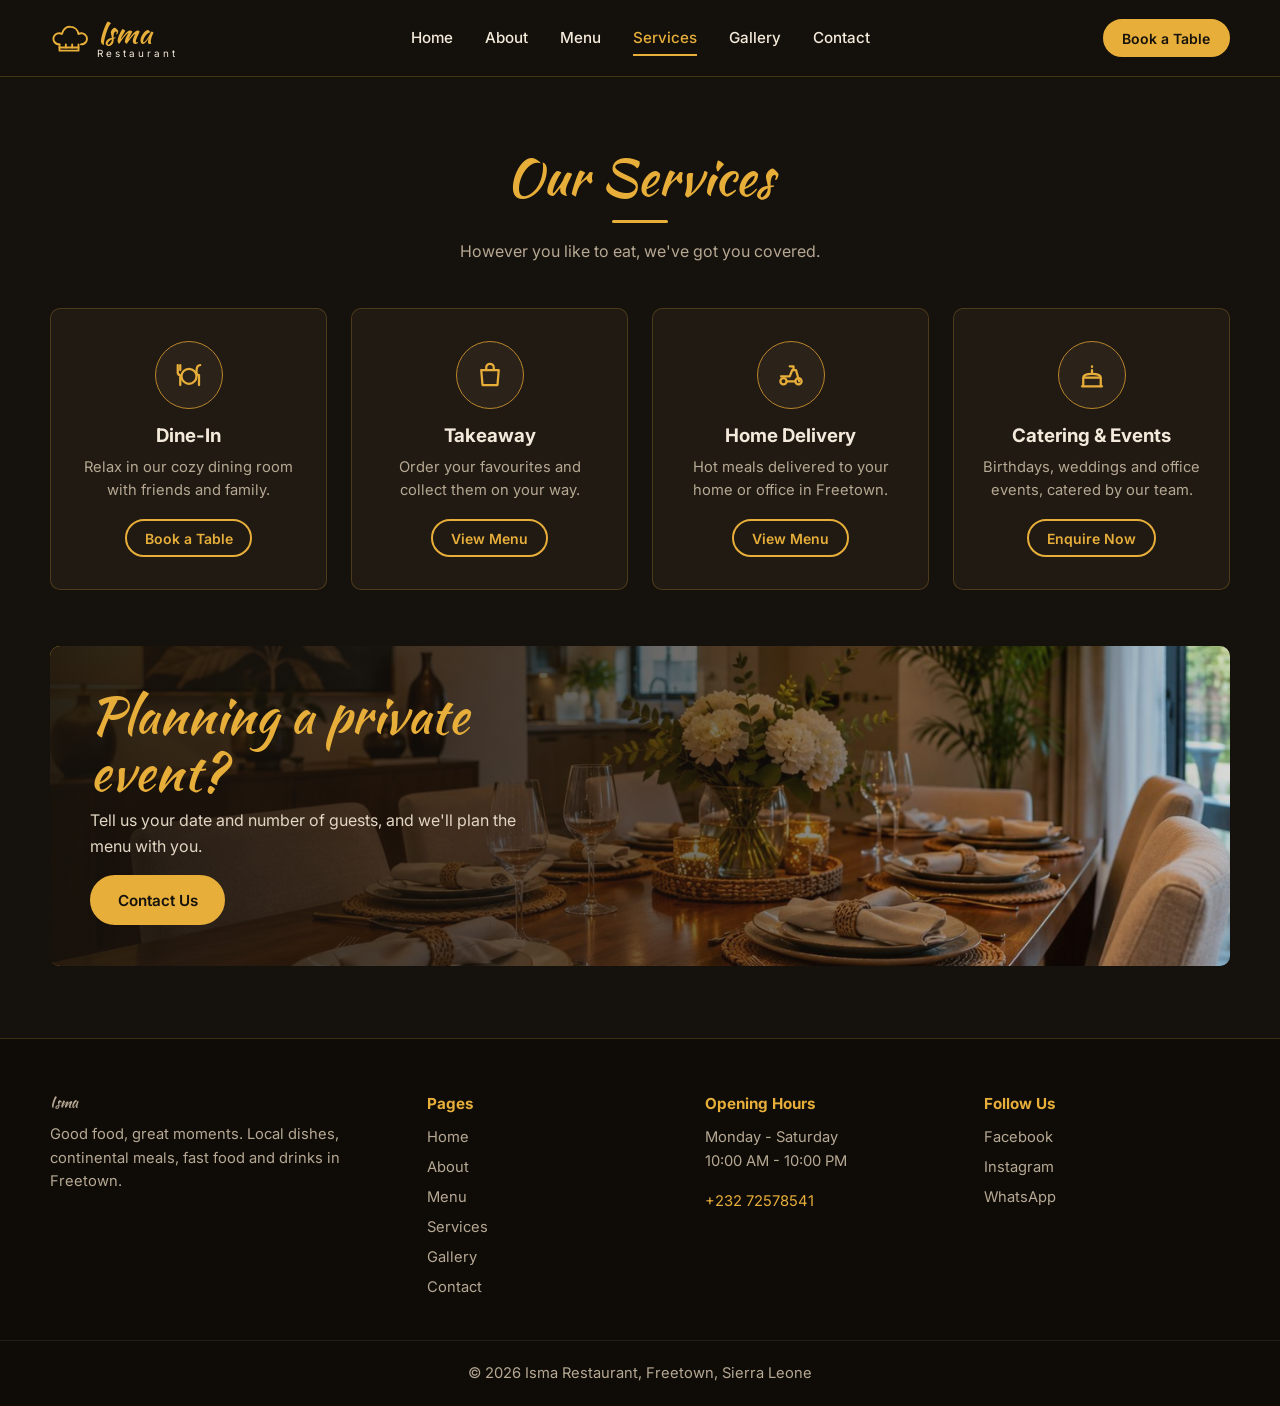
<file: services.html>
<!DOCTYPE html>
<html lang="en">
<head>
  <meta charset="UTF-8">
  <meta name="viewport" content="width=device-width, initial-scale=1">
  <title>Services | Isma Restaurant, Freetown</title>
  <meta name="description" content="Dine-in, takeaway, home delivery, and catering for events from Isma Restaurant.">
  <link rel="preconnect" href="https://fonts.googleapis.com">
  <link rel="preconnect" href="https://fonts.gstatic.com" crossorigin>
  <link href="https://fonts.googleapis.com/css2?family=Inter:wght@400;500;600;700&family=Kaushan+Script&display=swap" rel="stylesheet">
  <link rel="stylesheet" href="style.css">
</head>
<body>
  <header class="site-header">
    <div class="container header-inner">
      <a href="index.html" class="logo" aria-label="Isma Restaurant home">
        <svg class="logo-hat" viewBox="0 0 48 40" aria-hidden="true">
          <path d="M12 28c-6 0-9-5-7-10 2-4 7-5 10-3 1-6 6-10 11-9 5 0 9 4 10 9 3-2 8-1 10 3 2 5-1 10-7 10"/>
          <path d="M12 28v8h24v-8"/><path d="M12 32h24"/><path d="M20 28v4M28 28v4"/>
        </svg>
        <span class="logo-text"><span class="logo-name">Isma</span><span class="logo-sub">Restaurant</span></span>
      </a>

      <!------- Mobile menu: a hidden checkbox opens and closes the menu   ----------->
      <input type="checkbox" id="nav-check" class="nav-check">
      <nav class="main-nav" aria-label="Main">
        <ul>
          <li><a href="index.html">Home</a></li>
          <li><a href="about.html">About</a></li>
          <li><a href="menu.html">Menu</a></li>
          <li><a href="services.html" class="active" aria-current="page">Services</a></li>
          <li><a href="gallery.html">Gallery</a></li>
          <li><a href="contact.html">Contact</a></li>
        </ul>
      </nav>

      <div class="header-actions">
        <a href="#book" class="btn btn-gold btn-small">Book a Table</a>
        <label for="nav-check" class="nav-toggle" aria-label="Open or close menu"><span></span><span></span><span></span></label>
      </div>
    </div>
  </header>

  <main>

    <section class="section container">
      <div class="section-head">
        <h1 class="script-title">Our Services</h1>
        <p>However you like to eat, we've got you covered.</p>
      </div>

      <div class="services">
        <div class="service">
          <span class="icon-circle"><svg viewBox="0 0 24 24" aria-hidden="true"><circle cx="12" cy="13" r="6"/><path d="M3 4v6a2 2 0 002 2v8M5 4v4M21 4c-2 0-3 2-3 5s1 3 2 3v8"/></svg></span>
          <h3>Dine-In</h3>
          <p>Relax in our cozy dining room with friends and family.</p>
          <a href="#book" class="btn btn-outline btn-small">Book a Table</a>
        </div>
        <div class="service">
          <span class="icon-circle"><svg viewBox="0 0 24 24" aria-hidden="true"><path d="M5 8h14l-1 12H6L5 8z"/><path d="M9 8V6a3 3 0 016 0v2"/></svg></span>
          <h3>Takeaway</h3>
          <p>Order your favourites and collect them on your way.</p>
          <a href="menu.html" class="btn btn-outline btn-small">View Menu</a>
        </div>
        <div class="service">
          <span class="icon-circle"><svg viewBox="0 0 24 24" aria-hidden="true"><circle cx="6" cy="17" r="2.5"/><circle cx="18" cy="17" r="2.5"/><path d="M8.5 17h7M4 13h7l2-5h3l2.5 9M14 8V5h-3"/></svg></span>
          <h3>Home Delivery</h3>
          <p>Hot meals delivered to your home or office in Freetown.</p>
          <a href="menu.html" class="btn btn-outline btn-small">View Menu</a>
        </div>
        <div class="service">
          <span class="icon-circle"><svg viewBox="0 0 24 24" aria-hidden="true"><path d="M4 21h16M5 21v-7h14v7M5 14c0-2 2-3 7-3s7 1 7 3"/><path d="M12 11V8M12 5v.5"/></svg></span>
          <h3>Catering &amp; Events</h3>
          <p>Birthdays, weddings and office events, catered by our team.</p>
          <a href="contact.html" class="btn btn-outline btn-small">Enquire Now</a>
        </div>
      </div>

      <div class="event-banner">
        <img src="images/events-dining-table.jpg" alt="Long dining table set for a private group dinner with candles and flowers">
        <div class="event-content">
          <h2 class="script-title">Planning a private event?</h2>
          <p>Tell us your date and number of guests, and we'll plan the menu with you.</p>
          <a href="contact.html" class="btn btn-gold">Contact Us</a>
        </div>
      </div>
    </section>
  </main>

  <footer class="site-footer">
    <div class="container footer-grid">
      <div>
        <p class="footer-logo">Isma</p>
        <p>Good food, great moments. Local dishes, continental meals, fast food and drinks in Freetown.</p>
      </div>
      <div>
        <h4>Pages</h4>
        <ul>
          <li><a href="index.html">Home</a></li>
          <li><a href="about.html">About</a></li>
          <li><a href="menu.html">Menu</a></li>
          <li><a href="services.html">Services</a></li>
          <li><a href="gallery.html">Gallery</a></li>
          <li><a href="contact.html">Contact</a></li>
        </ul>
      </div>
      <div>
        <h4>Opening Hours</h4>
        <p>Monday - Saturday<br>10:00 AM - 10:00 PM</p>
        <p><a href="tel:+23272578541">+232 72578541</a></p>
      </div>
      <div>
        <h4>Follow Us</h4>
        <ul>
          <li><a href="#">Facebook</a></li>
          <li><a href="#">Instagram</a></li>
          <li><a href="#">WhatsApp</a></li>
        </ul>
      </div>
    </div>
    <p class="copyright">© 2026 Isma Restaurant, Freetown, Sierra Leone</p>
  </footer>

  <!---- Book a Table pop-up (opens when the link goes to #book)  ------>
  <div class="modal" id="book" role="dialog" aria-labelledby="book-title">
    <a href="#close" class="modal-backdrop" aria-label="Close" tabindex="-1"></a>
    <div class="modal-box">
      <a href="#close" class="modal-close" aria-label="Close">×</a>
      <h2 class="script-title" id="book-title">Book a Table</h2>
      <p class="modal-sub">Reserve your table in under a minute.</p>
      <form action="#booked" method="get">
        <div class="field">
          <label for="b-name">Full name</label>
          <input id="b-name" name="name" type="text" autocomplete="name" required>
        </div>
        <div class="field">
          <label for="b-phone">Phone number</label>
          <input id="b-phone" name="phone" type="tel" autocomplete="tel" placeholder="+232 76 000 000" pattern="[+0-9 ]{8,16}" title="Digits only, e.g. +232 76 000 000" required>
        </div>
        <div class="field-row">
          <div class="field">
            <label for="b-date">Date</label>
            <input id="b-date" name="date" type="date" required>
          </div>
          <div class="field">
            <label for="b-time">Time <span class="optional">(10 AM - 9:30 PM)</span></label>
            <input id="b-time" name="time" type="time" min="10:00" max="21:30" required>
          </div>
        </div>
        <div class="field">
          <label for="b-guests">Number of guests</label>
          <select id="b-guests" name="guests">
            <option>1 guest</option>
            <option selected>2 guests</option>
            <option>3 guests</option>
            <option>4 guests</option>
            <option>5 guests</option>
            <option>6 guests</option>
            <option>7-10 guests</option>
            <option>More than 10 guests</option>
          </select>
        </div>
        <div class="field">
          <label for="b-note">Special request <span class="optional">(optional)</span></label>
          <textarea id="b-note" name="note" rows="2" placeholder="Birthday, high chair, window seat…"></textarea>
        </div>
        <button type="submit" class="btn btn-gold btn-block">Reserve Table</button>
      </form>
    </div>
  </div>

  <!------Booking confirmation (shown after Reserve Table) ------->
  <div class="modal" id="booked" role="dialog" aria-labelledby="booked-title">
    <a href="#close" class="modal-backdrop" aria-label="Close" tabindex="-1"></a>
    <div class="modal-box confirm">
      <span class="confirm-icon" aria-hidden="true">✓</span>
      <h2 id="booked-title">Table reserved</h2>
      <p>Thank you! We'll call you shortly to confirm your booking. See you soon!</p>
      <a href="#close" class="btn btn-gold">Done</a>
    </div>
  </div>

</body>
</html>
</file>
<file: style.css>
/*--------------ISMA RESTAURANT-------------  */

:root {
  --black: #15110c;
  --surface: #201a13;
  --surface-2: #2b231a;
  --gold: #e7ae3a;
  --gold-deep: #b9852a;
  --cream: #f4eadb;
  --muted: #b6a893;
  --line: rgba(231, 174, 58, .22);

  --font-body: "Inter", "Segoe UI", Arial, sans-serif;
  --font-script: "Kaushan Script", "Brush Script MT", cursive;

  --radius: 10px;
  --header-h: 76px;
}

/* ---------- Base ---------- */
*, *::before, *::after { box-sizing: border-box; }
html { scroll-behavior: smooth; }
body {
  margin: 0;
  background: var(--black);
  color: var(--cream);
  font-family: var(--font-body);
  line-height: 1.6;
}
img { display: block; max-width: 100%; }
a { color: var(--gold); text-decoration: none; }
a:hover { text-decoration: underline; }
h1, h2, h3, h4 { margin: 0 0 .5rem; line-height: 1.2; }
p { margin: 0 0 1rem; }
:focus-visible { outline: 3px solid var(--gold); outline-offset: 3px; border-radius: 4px; }

.container { width: min(1180px, 100% - 2.5rem); margin-inline: auto; }
.section { padding-block: 4.5rem; }

/* ---------- Titles ---------- */
.script-title {
  font-family: var(--font-script);
  font-weight: 400;
  color: var(--gold);
  font-size: clamp(2.2rem, 5vw, 3.2rem);
  line-height: 1.1;
}
.section-head { text-align: center; margin-bottom: 2.75rem; }
.section-head p { color: var(--muted); margin: 0; }
.section-head .script-title::after {
  content: ""; display: block; width: 56px; height: 3px;
  background: var(--gold); border-radius: 3px; margin: .9rem auto 1rem;
}

/* ---------- Buttons ---------- */
.btn {
  display: inline-flex; align-items: center; justify-content: center;
  padding: .85rem 1.6rem;
  border-radius: 999px;
  border: 2px solid var(--gold);
  font: 600 .95rem var(--font-body);
  cursor: pointer;
  transition: background .2s, color .2s;
}
.btn:hover { text-decoration: none; }
.btn-gold { background: var(--gold); color: var(--black); }
.btn-gold:hover { background: #f3c25a; border-color: #f3c25a; }
.btn-outline { background: transparent; color: var(--gold); }
.btn-outline:hover { background: var(--gold); color: var(--black); }
.btn-small { padding: .55rem 1.1rem; font-size: .875rem; }
.btn-block { width: 100%; }

/* ---------- Header ---------- */
.site-header {
  position: sticky; top: 0; z-index: 50;
  background: rgba(21, 17, 12, .96);
  border-bottom: 1px solid var(--line);
}
.header-inner {
  height: var(--header-h);
  display: flex; align-items: center; justify-content: space-between; gap: 1.5rem;
}
.logo { display: flex; align-items: center; gap: .55rem; color: var(--gold); }
.logo:hover { text-decoration: none; }
.logo-hat { width: 38px; height: 32px; fill: none; stroke: var(--gold); stroke-width: 2.4; stroke-linejoin: round; stroke-linecap: round; }
.logo-text { display: flex; flex-direction: column; line-height: 1; }
.logo-name { font-family: var(--font-script); font-size: 1.9rem; }
.logo-sub { font-size: .62rem; letter-spacing: .3em; color: var(--cream); margin-top: 2px; }

.main-nav ul { list-style: none; margin: 0; padding: 0; display: flex; gap: 2rem; }
.main-nav a {
  color: var(--cream); font-size: .95rem; font-weight: 500;
  padding-block: .4rem; border-bottom: 2px solid transparent;
}
.main-nav a:hover { color: var(--gold); text-decoration: none; }
.main-nav a.active { color: var(--gold); border-bottom-color: var(--gold); }

.header-actions { display: flex; align-items: center; gap: .75rem; }

/* Mobile menu button (checkbox hack) */
.nav-check { position: absolute; opacity: 0; pointer-events: none; }
.nav-toggle {
  display: none; width: 44px; height: 44px; padding: 10px;
  border: 1px solid rgba(231,174,58,.4); border-radius: 8px; cursor: pointer;
  flex-direction: column; justify-content: space-between;
}
.nav-toggle span { display: block; height: 2px; background: var(--gold); border-radius: 2px; transition: transform .25s, opacity .25s; }
.nav-check:focus-visible ~ .header-actions .nav-toggle { outline: 3px solid var(--gold); outline-offset: 3px; }
.nav-check:checked ~ .header-actions .nav-toggle span:nth-child(1) { transform: translateY(10px) rotate(45deg); }
.nav-check:checked ~ .header-actions .nav-toggle span:nth-child(2) { opacity: 0; }
.nav-check:checked ~ .header-actions .nav-toggle span:nth-child(3) { transform: translateY(-10px) rotate(-45deg); }

/* ---------- Home: hero ---------- */
.hero {
  position: relative;
  min-height: calc(100vh - var(--header-h));
  max-height: 820px;
  display: flex; align-items: center;
  overflow: hidden;
}
.hero-img { position: absolute; inset: 0; width: 100%; height: 100%; object-fit: cover; object-position: 70% center; }
.hero::after {
  content: ""; position: absolute; inset: 0;
  background: linear-gradient(90deg, rgba(21,17,12,.95) 0%, rgba(21,17,12,.78) 38%, rgba(21,17,12,.15) 75%);
}
.hero-content { position: relative; z-index: 1; padding-block: 4rem; }
.hero-title {
  font-family: var(--font-script); font-weight: 400;
  font-size: clamp(2.8rem, 7vw, 5.4rem);
  line-height: 1.05; color: var(--cream);
  max-width: 14ch; margin-bottom: 1.25rem;
  animation: rise .9s ease-out both;
}
.hero-text { max-width: 44ch; color: #e2d6c3; font-size: 1.1rem; margin-bottom: 2rem; }
.hero-buttons { display: flex; flex-wrap: wrap; gap: 1rem; }
@keyframes rise { from { opacity: 0; transform: translateY(18px); } to { opacity: 1; transform: none; } }

/* ---------- Home: specialties ---------- */
.specialties { display: grid; grid-template-columns: repeat(4, 1fr); gap: 1.5rem; }
.special-card {
  background: var(--surface); color: var(--cream);
  border: 1px solid var(--line); border-radius: var(--radius); overflow: hidden;
  transition: border-color .2s;
}
.special-card:hover { text-decoration: none; border-color: var(--gold); }
.special-card img { width: 100%; aspect-ratio: 4 / 3; object-fit: cover; transition: transform .4s; }
.special-card:hover img { transform: scale(1.04); }
.special-body { padding: 1.1rem 1.2rem 1.3rem; text-align: center; }
.special-body h3 { font-size: 1.1rem; }
.special-body p { color: var(--muted); font-size: .9rem; margin: 0; }

/* ---------- About ---------- */
.story { display: grid; grid-template-columns: 1.1fr 1fr; gap: 3.5rem; align-items: center; }
.story-img { width: 100%; border-radius: var(--radius); border: 1px solid var(--line); }
.story-text p { color: #e2d6c3; max-width: 60ch; }
.story-text .btn { margin-top: .75rem; }

.values {
  display: grid; grid-template-columns: repeat(3, 1fr); gap: 2rem;
  margin-top: 5rem; padding-top: 4rem;
  border-top: 1px solid var(--line);
  text-align: center;
}
.value p { color: var(--muted); max-width: 26ch; margin-inline: auto; }
.icon-circle {
  display: inline-grid; place-items: center;
  width: 68px; height: 68px; border-radius: 50%;
  background: var(--surface-2); border: 1px solid var(--gold-deep);
  margin-bottom: 1rem;
}
.icon-circle svg { width: 30px; height: 30px; fill: none; stroke: var(--gold); stroke-width: 1.8; stroke-linecap: round; stroke-linejoin: round; }

/* ---------- Menu: filter tabs (radio buttons, no JavaScript) ---------- */
.filter-radio { position: absolute; opacity: 0; pointer-events: none; }
.filters { display: flex; flex-wrap: wrap; justify-content: center; gap: .6rem; margin-bottom: 2.5rem; }
.filters label {
  padding: .55rem 1.2rem; border-radius: 999px; cursor: pointer;
  border: 1px solid rgba(231,174,58,.4);
  font-size: .9rem; font-weight: 500;
}
.filters label:hover { border-color: var(--gold); color: var(--gold); }

/* Highlight the chosen tab */
#f-all:checked      ~ .filters label[for="f-all"],
#f-starters:checked ~ .filters label[for="f-starters"],
#f-main:checked     ~ .filters label[for="f-main"],
#f-drinks:checked   ~ .filters label[for="f-drinks"],
#f-desserts:checked ~ .filters label[for="f-desserts"] {
  background: var(--gold); color: var(--black); border-color: var(--gold);
}
/* Keyboard focus on the tabs */
#f-all:focus-visible      ~ .filters label[for="f-all"],
#f-starters:focus-visible ~ .filters label[for="f-starters"],
#f-main:focus-visible     ~ .filters label[for="f-main"],
#f-drinks:focus-visible   ~ .filters label[for="f-drinks"],
#f-desserts:focus-visible ~ .filters label[for="f-desserts"] {
  outline: 3px solid var(--gold); outline-offset: 3px;
}
/* Hide dishes that are not in the chosen category */
#f-starters:checked ~ .menu-grid .menu-item:not([data-cat="starters"]),
#f-main:checked     ~ .menu-grid .menu-item:not([data-cat="main"]),
#f-drinks:checked   ~ .menu-grid .menu-item:not([data-cat="drinks"]),
#f-desserts:checked ~ .menu-grid .menu-item:not([data-cat="desserts"]) {
  display: none;
}

/* ---------- Menu: cards ---------- */
.menu-grid { display: grid; grid-template-columns: repeat(2, 1fr); gap: 1.5rem; }
.menu-item {
  display: grid; grid-template-columns: 190px 1fr;
  background: var(--surface);
  border: 1px solid var(--line); border-radius: var(--radius); overflow: hidden;
}
.menu-item img { width: 100%; height: 100%; min-height: 170px; object-fit: cover; }
.menu-body { padding: 1.2rem 1.4rem; display: flex; flex-direction: column; }
.menu-body h3 { font-family: var(--font-script); font-weight: 400; font-size: 1.6rem; color: var(--gold); }
.menu-body p { color: var(--muted); font-size: .92rem; }
.menu-foot { margin-top: auto; display: flex; align-items: center; justify-content: space-between; gap: 1rem; }
.menu-cat { font-size: .82rem; opacity: .8; }

/* Gold brush-stroke price tag, like the Isma menu cards */
.price {
  background: var(--gold); color: var(--black);
  font-weight: 700; font-size: 1.15rem;
  padding: .3rem 1rem;
  border-radius: 14px 4px 16px 5px / 6px 14px 5px 15px;
  transform: rotate(-3deg);
  box-shadow: 4px 3px 0 var(--gold-deep);
  white-space: nowrap;
}

/* ---------- Services ---------- */
.services { display: grid; grid-template-columns: repeat(4, 1fr); gap: 1.5rem; }
.service {
  background: var(--surface); border: 1px solid var(--line);
  border-radius: var(--radius); padding: 2rem 1.4rem;
  text-align: center; display: flex; flex-direction: column; align-items: center;
}
.service p { color: var(--muted); font-size: .92rem; flex-grow: 1; }

.event-banner {
  position: relative; margin-top: 3.5rem;
  border-radius: var(--radius); overflow: hidden;
  min-height: 320px; display: flex; align-items: center;
}
.event-banner img { position: absolute; inset: 0; width: 100%; height: 100%; object-fit: cover; }
.event-banner::after { content: ""; position: absolute; inset: 0; background: linear-gradient(90deg, rgba(21,17,12,.92) 0%, rgba(21,17,12,.6) 55%, rgba(21,17,12,.15) 100%); }
.event-content { position: relative; z-index: 1; padding: 2.5rem; max-width: 520px; }
.event-content p { color: #e2d6c3; }

/* ---------- Gallery ---------- */
.gallery { display: grid; grid-template-columns: repeat(3, 1fr); gap: 1.2rem; }
.gallery-item { border: 1px solid var(--line); border-radius: var(--radius); overflow: hidden; aspect-ratio: 1; }
.gallery-item img { width: 100%; height: 100%; object-fit: cover; transition: transform .4s, opacity .3s; }
.gallery-item:hover img { transform: scale(1.05); opacity: .9; }

/* ---------- Contact ---------- */
.contact { display: grid; grid-template-columns: 1fr 1.15fr; gap: 3rem; align-items: start; }
.contact-info { list-style: none; margin: 0; padding: 0; display: grid; gap: 1.8rem; }
.contact-info li { display: flex; gap: 1rem; }
.contact-info svg { flex: none; width: 26px; height: 26px; fill: none; stroke: var(--gold); stroke-width: 1.8; stroke-linecap: round; stroke-linejoin: round; margin-top: 2px; }
.contact-info h3 { font-size: 1rem; margin-bottom: .2rem; }
.contact-info p { color: var(--muted); margin: 0; }
.form-card { background: var(--surface); border: 1px solid var(--line); border-radius: var(--radius); padding: 2rem; }

/* ---------- Form fields ---------- */
.field { margin-bottom: 1.1rem; }
.field-row { display: grid; grid-template-columns: 1fr 1fr; gap: 1rem; }
.field label { display: block; font-size: .88rem; font-weight: 600; margin-bottom: .4rem; }
.optional { font-weight: 400; color: var(--muted); }
.field input, .field textarea, .field select {
  width: 100%; padding: .75rem .9rem;
  background: var(--surface-2); color: var(--cream);
  border: 1px solid rgba(244,234,219,.18); border-radius: 8px;
  font: bold ; font-size: .95rem;
  color-scheme: dark;
}
.field textarea { resize: vertical; }
.field input::placeholder, .field textarea::placeholder { color: #8a7d6b; }
.field input:focus, .field textarea:focus, .field select:focus { outline: none; border-color: var(--gold); box-shadow: 0 0 0 3px rgba(231,174,58,.25); }
/* Red border on fields the visitor filled in wrongly */
.field input:user-invalid, .field textarea:user-invalid { border-color: #ff8a7a; }

/* ---------- Pop-ups (Book a Table, confirmations, lightbox) ----------
   They are hidden until the page address ends in their id (#book, #booked, #sent, #photo-1 …) */
.modal, .lightbox {
  position: fixed; inset: 0; z-index: 100;
  display: none; place-items: center;
  padding: 1rem;
}
.modal:target, .lightbox:target { display: grid; }
.modal-backdrop { position: absolute; inset: 0; background: rgba(8, 6, 4, .82); }

.modal-box {
  position: relative;
  width: min(480px, 100%);
  max-height: calc(100vh - 2rem); overflow-y: auto;
  background: var(--surface);
  border: 1px solid var(--gold-deep); border-radius: 14px;
  padding: 2.2rem 2rem 2rem;
  animation: rise .3s ease-out;
}
.modal-sub { color: var(--muted); }
.modal-close {
  position: absolute; top: .8rem; right: .8rem; z-index: 2;
  width: 40px; height: 40px; border-radius: 50%;
  display: grid; place-items: center;
  background: var(--surface-2); color: var(--cream);
  border: 1px solid rgba(244,234,219,.15);
  font-size: 1.5rem; line-height: 1;
}
.modal-close:hover { color: var(--gold); border-color: var(--gold); text-decoration: none; }

.confirm { text-align: center; }
.confirm p { color: var(--muted); }
.confirm-icon {
  display: inline-grid; place-items: center;
  width: 64px; height: 64px; border-radius: 50%;
  background: var(--gold); color: var(--black);
  font-size: 1.8rem; font-weight: 700; margin-bottom: 1rem;
}

.lightbox img {
  position: relative;
  max-width: 100%; max-height: 86vh;
  border-radius: var(--radius); border: 1px solid var(--gold-deep);
}
.lightbox .modal-close { top: 1rem; right: 1rem; }
.lb-nav {
  position: absolute; top: 50%; transform: translateY(-50%); z-index: 2;
  width: 46px; height: 46px; border-radius: 50%;
  display: grid; place-items: center;
  background: rgba(21,17,12,.85); color: var(--gold);
  border: 1px solid var(--gold-deep); font-size: 1.8rem; line-height: 1;
}
.lb-nav:hover { text-decoration: none; background: var(--gold); color: var(--black); }
.lb-prev { left: 1rem; }
.lb-next { right: 1rem; }

/* ---------- Footer ---------- */
.site-footer { background: #0f0c08; border-top: 1px solid var(--line); padding-top: 3.5rem; }
.footer-grid { display: grid; grid-template-columns: 1.4fr 1fr 1fr 1fr; gap: 2rem; }
.footer-logo { font-family: var(--font-script); color: var(--gold); font-size: 2.2rem; line-height: 1; margin-bottom: .8rem; }
.site-footer h4 { font-size: .95rem; color: var(--gold); margin-bottom: .8rem; }
.site-footer p, .site-footer li { color: var(--muted); font-size: .92rem; }
.site-footer ul { list-style: none; margin: 0; padding: 0; display: grid; gap: .4rem; }
.site-footer ul a { color: var(--muted); }
.site-footer ul a:hover { color: var(--gold); }
.copyright { text-align: center; color: #7d7161; font-size: .82rem; border-top: 1px solid rgba(244,234,219,.08); margin: 2.5rem 0 0; padding: 1.3rem 1rem; }

/* ==========================================================
   RESPONSIVE
   ========================================================== */
@media (max-width: 1024px) {
  .main-nav ul { gap: 1.2rem; }
  .specialties, .services { grid-template-columns: repeat(2, 1fr); }
  .menu-grid { grid-template-columns: 1fr; }
  .footer-grid { grid-template-columns: 1fr 1fr; }
}

@media (max-width: 860px) {
  .nav-toggle { display: flex; }
  .main-nav {
    display: none;
    position: absolute; top: var(--header-h); left: 0; right: 0;
    background: var(--black);
    border-bottom: 1px solid var(--line);
  }
  .nav-check:checked ~ .main-nav { display: block; }
  .main-nav ul { flex-direction: column; gap: 0; padding: .5rem 1.25rem 1.25rem; }
  .main-nav a { display: block; padding: .9rem 0; border-bottom: 1px solid rgba(244,234,219,.08); }
  .main-nav a.active { border-bottom-color: var(--gold); }

  .story, .contact { grid-template-columns: 1fr; gap: 2.5rem; }
  .values { grid-template-columns: 1fr; margin-top: 3.5rem; padding-top: 3rem; }
  .gallery { grid-template-columns: repeat(2, 1fr); }
  .hero { align-items: flex-end; }
  .hero::after { background: linear-gradient(0deg, rgba(21,17,12,.95) 15%, rgba(21,17,12,.55) 70%, rgba(21,17,12,.35) 100%); }
}

@media (max-width: 560px) {
  :root { --header-h: 66px; }
  .section { padding-block: 3.25rem; }
  .logo-name { font-size: 1.6rem; }
  .logo-hat { width: 32px; }
  .header-actions .btn-small { padding: .5rem .85rem; font-size: .8rem; }
  .specialties { gap: 1rem; }
  .services { grid-template-columns: 1fr; }
  .menu-item { grid-template-columns: 1fr; }
  .menu-item img { aspect-ratio: 16 / 9; min-height: 0; }
  .gallery { gap: .7rem; }
  .field-row { grid-template-columns: 1fr; gap: 0; }
  .form-card, .modal-box { padding: 1.6rem 1.25rem; }
  .event-content { padding: 1.75rem; }
  .footer-grid { grid-template-columns: 1fr; }
  .hero-buttons .btn { flex: 1; }
  .lb-prev { left: .4rem; }
  .lb-next { right: .4rem; }
}

@media (prefers-reduced-motion: reduce) {
  *, *::before, *::after { animation: none !important; transition: none !important; scroll-behavior: auto !important; }
}
</file>
